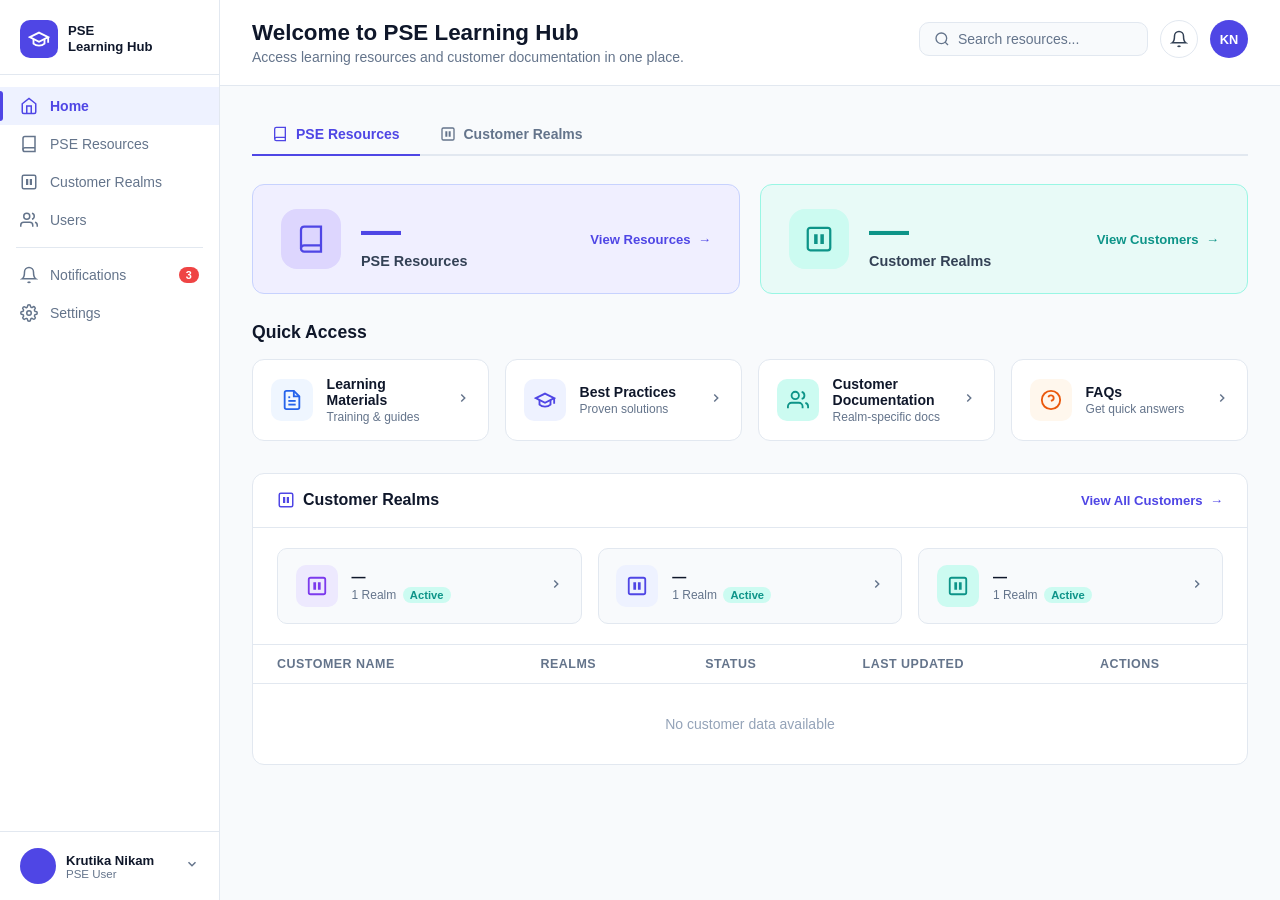
<file: index.html>
<!DOCTYPE html>
<html lang="en">
<head>
<meta charset="UTF-8" />
<meta name="viewport" content="width=device-width, initial-scale=1.0" />
<title>PSE Learning Hub</title>
<style>
*, *::before, *::after { box-sizing: border-box; margin: 0; padding: 0; }

:root {
  --indigo:    #4f46e5;
  --indigo-l:  #eef2ff;
  --indigo-bg: #f0efff;
  --teal:      #0d9488;
  --teal-l:    #ccfbf1;
  --teal-bg:   #e8faf7;
  --orange:    #ea580c;
  --orange-l:  #fff7ed;
  --blue:      #2563eb;
  --blue-l:    #eff6ff;
  --text:      #0f172a;
  --text2:     #334155;
  --muted:     #64748b;
  --border:    #e2e8f0;
  --bg:        #f8fafc;
  --surface:   #ffffff;
  --radius:    12px;
  --sidebar-w: 220px;
}

body {
  font-family: -apple-system, BlinkMacSystemFont, 'Segoe UI', Roboto, sans-serif;
  background: var(--bg); color: var(--text); min-height: 100vh;
  display: flex;
}

/* ── SIDEBAR ───────────────────────────── */
.sidebar {
  width: var(--sidebar-w); min-height: 100vh; background: var(--surface);
  border-right: 1px solid var(--border); display: flex; flex-direction: column;
  position: fixed; top: 0; left: 0; z-index: 50;
}
.sidebar-logo {
  display: flex; align-items: center; gap: .625rem;
  padding: 1.25rem 1.25rem 1rem;
  border-bottom: 1px solid var(--border);
}
.logo-icon {
  width: 38px; height: 38px; background: var(--indigo); border-radius: 10px;
  display: flex; align-items: center; justify-content: center; flex-shrink: 0;
}
.logo-icon svg { width: 22px; height: 22px; fill: none; stroke: white; stroke-width: 2; }
.logo-text { font-size: .82rem; font-weight: 800; color: var(--text); line-height: 1.25; }

.sidebar-nav { flex: 1; padding: .75rem 0; }
.nav-section { padding: .2rem 0; }
.nav-divider { height: 1px; background: var(--border); margin: .5rem 1rem; }

.nav-item {
  display: flex; align-items: center; gap: .75rem;
  padding: .625rem 1.25rem; cursor: pointer; text-decoration: none;
  font-size: .875rem; font-weight: 500; color: var(--muted);
  position: relative; transition: background .15s, color .15s;
  border-radius: 0;
}
.nav-item:hover { background: var(--bg); color: var(--text2); }
.nav-item.active {
  color: var(--indigo); font-weight: 700;
  background: var(--indigo-l);
}
.nav-item.active::before {
  content: ''; position: absolute; left: 0; top: 4px; bottom: 4px;
  width: 3px; background: var(--indigo); border-radius: 0 3px 3px 0;
}
.nav-item svg { width: 18px; height: 18px; fill: none; stroke: currentColor; stroke-width: 2; flex-shrink: 0; }
.nav-badge {
  margin-left: auto; background: #ef4444; color: white; border-radius: 20px;
  font-size: .68rem; font-weight: 800; padding: .1rem .45rem; min-width: 18px; text-align: center;
}

.sidebar-user {
  padding: 1rem 1.25rem; border-top: 1px solid var(--border);
  display: flex; align-items: center; gap: .625rem; cursor: pointer;
}
.sidebar-user:hover { background: var(--bg); }
.user-av {
  width: 36px; height: 36px; border-radius: 50%; background: var(--indigo);
  color: white; display: flex; align-items: center; justify-content: center;
  font-size: .78rem; font-weight: 800; flex-shrink: 0;
  background-image: url('https://ui-avatars.com/api/?name=Krutika+Nikam&background=4f46e5&color=fff&size=36');
  background-size: cover;
}
.user-info { flex: 1; min-width: 0; }
.user-name { font-size: .82rem; font-weight: 700; color: var(--text); white-space: nowrap; overflow: hidden; text-overflow: ellipsis; }
.user-role { font-size: .72rem; color: var(--muted); }
.user-chevron { color: var(--muted); flex-shrink: 0; }
.user-chevron svg { width: 14px; height: 14px; fill: none; stroke: currentColor; stroke-width: 2.5; }

/* ── MAIN LAYOUT ───────────────────────── */
.main-wrap { margin-left: var(--sidebar-w); flex: 1; min-height: 100vh; display: flex; flex-direction: column; }

/* ── TOP HEADER ────────────────────────── */
.top-header {
  background: var(--surface); border-bottom: 1px solid var(--border);
  padding: 1.25rem 2rem;
  display: flex; align-items: flex-start; justify-content: space-between; gap: 1rem;
}
.top-header h1 { font-size: 1.4rem; font-weight: 800; color: var(--text); }
.top-header p  { font-size: .875rem; color: var(--muted); margin-top: .2rem; }
.header-actions { display: flex; align-items: center; gap: .75rem; flex-shrink: 0; }
.search-box {
  display: flex; align-items: center; gap: .5rem;
  background: var(--bg); border: 1px solid var(--border); border-radius: 10px;
  padding: .5rem .875rem; min-width: 220px;
}
.search-box svg { width: 16px; height: 16px; fill: none; stroke: var(--muted); stroke-width: 2; flex-shrink: 0; }
.search-box input {
  border: none; outline: none; background: none; font-size: .875rem;
  color: var(--text); width: 100%;
}
.search-box input::placeholder { color: var(--muted); }
.icon-btn {
  width: 38px; height: 38px; border-radius: 50%; border: 1px solid var(--border);
  background: var(--surface); display: flex; align-items: center; justify-content: center;
  cursor: pointer; transition: background .15s;
}
.icon-btn:hover { background: var(--bg); }
.icon-btn svg { width: 18px; height: 18px; fill: none; stroke: var(--text2); stroke-width: 2; }
.top-av {
  width: 38px; height: 38px; border-radius: 50%; background: var(--indigo);
  color: white; font-size: .8rem; font-weight: 800;
  display: flex; align-items: center; justify-content: center; cursor: pointer;
}

/* ── PAGE CONTENT ──────────────────────── */
.page-content { flex: 1; padding: 1.75rem 2rem; }

/* ── TABS ──────────────────────────────── */
.tabs { display: flex; gap: 0; border-bottom: 2px solid var(--border); margin-bottom: 1.75rem; }
.tab {
  display: flex; align-items: center; gap: .5rem;
  padding: .75rem 1.25rem; font-size: .875rem; font-weight: 600;
  color: var(--muted); background: none; border: none; cursor: pointer;
  border-bottom: 2px solid transparent; margin-bottom: -2px; transition: color .15s;
}
.tab:hover { color: var(--indigo); }
.tab.active { color: var(--indigo); border-bottom-color: var(--indigo); }
.tab svg { width: 16px; height: 16px; fill: none; stroke: currentColor; stroke-width: 2; }

/* ── STAT CARDS ────────────────────────── */
.stat-cards { display: grid; grid-template-columns: 1fr 1fr; gap: 1.25rem; margin-bottom: 1.75rem; }
.stat-card {
  border-radius: var(--radius); padding: 1.5rem 1.75rem;
  display: flex; align-items: center; gap: 1.25rem;
  border: 1px solid transparent; position: relative; overflow: hidden;
}
.stat-card.indigo { background: var(--indigo-bg); border-color: #c7d2fe; }
.stat-card.teal   { background: var(--teal-bg);   border-color: #99f6e4; }
.stat-icon-wrap {
  width: 60px; height: 60px; border-radius: 16px;
  display: flex; align-items: center; justify-content: center; flex-shrink: 0;
}
.stat-card.indigo .stat-icon-wrap { background: #ddd6fe; }
.stat-card.teal   .stat-icon-wrap { background: #ccfbf1; }
.stat-icon-wrap svg { width: 30px; height: 30px; fill: none; stroke-width: 1.8; }
.stat-card.indigo .stat-icon-wrap svg { stroke: var(--indigo); }
.stat-card.teal   .stat-icon-wrap svg { stroke: var(--teal); }
.stat-info { flex: 1; }
.stat-num  { font-size: 2.5rem; font-weight: 900; line-height: 1; }
.stat-card.indigo .stat-num { color: var(--indigo); }
.stat-card.teal   .stat-num { color: var(--teal); }
.stat-lbl  { font-size: .9rem; color: var(--text2); margin-top: .2rem; font-weight: 600; }
.stat-link {
  margin-left: auto; font-size: .82rem; font-weight: 700; text-decoration: none; white-space: nowrap;
  display: flex; align-items: center; gap: .2rem;
}
.stat-card.indigo .stat-link { color: var(--indigo); }
.stat-card.teal   .stat-link { color: var(--teal); }

/* ── QUICK ACCESS ──────────────────────── */
.section-title { font-size: 1.1rem; font-weight: 800; margin-bottom: 1rem; }
.quick-grid {
  display: grid; grid-template-columns: repeat(4, 1fr); gap: 1rem; margin-bottom: 2rem;
}
.quick-card {
  background: var(--surface); border: 1px solid var(--border); border-radius: var(--radius);
  padding: 1rem 1.1rem; display: flex; align-items: center; gap: .875rem;
  cursor: pointer; text-decoration: none; transition: box-shadow .15s, transform .15s;
}
.quick-card:hover { box-shadow: 0 4px 16px rgba(0,0,0,.08); transform: translateY(-1px); }
.quick-ic {
  width: 42px; height: 42px; border-radius: 10px;
  display: flex; align-items: center; justify-content: center; flex-shrink: 0;
}
.quick-ic svg { width: 22px; height: 22px; fill: none; stroke-width: 2; }
.quick-ic.blue   { background: var(--blue-l);   } .quick-ic.blue   svg { stroke: var(--blue);   }
.quick-ic.indigo { background: var(--indigo-l); } .quick-ic.indigo svg { stroke: var(--indigo); }
.quick-ic.teal   { background: var(--teal-l);   } .quick-ic.teal   svg { stroke: var(--teal);   }
.quick-ic.orange { background: var(--orange-l); } .quick-ic.orange svg { stroke: var(--orange);  }
.quick-text { flex: 1; min-width: 0; }
.quick-title { font-size: .875rem; font-weight: 700; color: var(--text); }
.quick-sub   { font-size: .75rem; color: var(--muted); margin-top: .1rem; }
.quick-arrow { color: var(--muted); flex-shrink: 0; }
.quick-arrow svg { width: 14px; height: 14px; fill: none; stroke: currentColor; stroke-width: 2.5; }

/* ── CUSTOMER REALMS SECTION ───────────── */
.customers-section {
  background: var(--surface); border: 1px solid var(--border); border-radius: var(--radius); overflow: hidden;
}
.customers-header {
  display: flex; align-items: center; justify-content: space-between;
  padding: 1.1rem 1.5rem; border-bottom: 1px solid var(--border);
}
.customers-header h2 {
  display: flex; align-items: center; gap: .5rem; font-size: 1rem; font-weight: 800;
}
.customers-header h2 svg { width: 18px; height: 18px; fill: none; stroke: var(--indigo); stroke-width: 2; }
.view-all { font-size: .82rem; font-weight: 700; color: var(--indigo); text-decoration: none; display: flex; align-items: center; gap: .2rem; }
.view-all:hover { text-decoration: underline; }

/* Customer cards row */
.customer-cards { display: grid; grid-template-columns: repeat(3, 1fr); gap: 1rem; padding: 1.25rem 1.5rem; border-bottom: 1px solid var(--border); }
.cust-card {
  background: var(--bg); border: 1px solid var(--border); border-radius: 10px;
  padding: 1rem 1.1rem; display: flex; align-items: center; gap: .875rem;
  cursor: pointer; text-decoration: none; transition: box-shadow .15s;
}
.cust-card:hover { box-shadow: 0 4px 12px rgba(0,0,0,.07); background: var(--surface); }
.cust-av {
  width: 42px; height: 42px; border-radius: 10px;
  display: flex; align-items: center; justify-content: center; flex-shrink: 0;
}
.cust-av svg { width: 22px; height: 22px; fill: none; stroke-width: 2; }
.cust-av.purple { background: #ede9fe; } .cust-av.purple svg { stroke: #7c3aed; }
.cust-av.indigo { background: var(--indigo-l); } .cust-av.indigo svg { stroke: var(--indigo); }
.cust-av.teal   { background: var(--teal-l); }   .cust-av.teal   svg { stroke: var(--teal);   }
.cust-name  { font-size: .875rem; font-weight: 700; color: var(--text); }
.cust-meta  { display: flex; align-items: center; gap: .4rem; margin-top: .15rem; }
.cust-realms{ font-size: .75rem; color: var(--muted); }
.cust-status{ font-size: .7rem; font-weight: 700; padding: .12rem .45rem; border-radius: 20px; background: var(--teal-l); color: var(--teal); }
.cust-arrow { margin-left: auto; color: var(--muted); flex-shrink: 0; }
.cust-arrow svg { width: 14px; height: 14px; fill: none; stroke: currentColor; stroke-width: 2.5; }

/* Table */
.cust-table { width: 100%; border-collapse: collapse; }
.cust-table th {
  text-align: left; font-size: .78rem; font-weight: 700; color: var(--muted);
  padding: .75rem 1.5rem; border-bottom: 1px solid var(--border);
  text-transform: uppercase; letter-spacing: .04em;
}
.cust-table td { padding: .9rem 1.5rem; font-size: .875rem; border-bottom: 1px solid #f1f5f9; vertical-align: middle; }
.cust-table tr:last-child td { border-bottom: none; }
.cust-table tr:hover td { background: var(--bg); }
.td-name { display: flex; align-items: center; gap: .625rem; }
.td-av {
  width: 28px; height: 28px; border-radius: 6px;
  display: flex; align-items: center; justify-content: center; flex-shrink: 0;
  background: var(--indigo-l);
}
.td-av svg { width: 14px; height: 14px; fill: none; stroke: var(--indigo); stroke-width: 2; }
.status-dot { display: inline-flex; align-items: center; gap: .35rem; font-size: .82rem; font-weight: 600; color: var(--teal); }
.status-dot::before { content: ''; width: 7px; height: 7px; border-radius: 50%; background: var(--teal); display: inline-block; }
.td-action { color: var(--indigo); font-size: .82rem; font-weight: 700; text-decoration: none; display: inline-flex; align-items: center; gap: .25rem; white-space: nowrap; }
.td-action:hover { text-decoration: underline; }

/* ── RESPONSIVE ─────────────────────────── */
@media (max-width: 1024px) { .quick-grid { grid-template-columns: repeat(2, 1fr); } }
@media (max-width: 768px) {
  .sidebar { transform: translateX(-100%); }
  .main-wrap { margin-left: 0; }
  .stat-cards { grid-template-columns: 1fr; }
  .customer-cards { grid-template-columns: 1fr; }
  .quick-grid { grid-template-columns: 1fr 1fr; }
  .top-header { flex-direction: column; align-items: flex-start; }
  .search-box { min-width: 160px; }
}
@media (max-width: 480px) { .quick-grid { grid-template-columns: 1fr; } }
</style>
</head>
<body>

<!-- ── SIDEBAR ── -->
<aside class="sidebar">
  <div class="sidebar-logo">
    <div class="logo-icon">
      <svg viewBox="0 0 24 24"><path d="M22 10v6M2 10l10-5 10 5-10 5z"/><path d="M6 12v5c3 3 9 3 12 0v-5"/></svg>
    </div>
    <div class="logo-text">PSE<br/>Learning Hub</div>
  </div>

  <nav class="sidebar-nav">
    <a href="index.html" class="nav-item active">
      <svg viewBox="0 0 24 24"><path d="M3 9l9-7 9 7v11a2 2 0 0 1-2 2H5a2 2 0 0 1-2-2z"/><polyline points="9 22 9 12 15 12 15 22"/></svg>
      Home
    </a>
    <a href="features.html" class="nav-item">
      <svg viewBox="0 0 24 24"><path d="M4 19.5A2.5 2.5 0 0 1 6.5 17H20"/><path d="M6.5 2H20v20H6.5A2.5 2.5 0 0 1 4 19.5v-15A2.5 2.5 0 0 1 6.5 2z"/></svg>
      PSE Resources
    </a>
    <a href="features.html" class="nav-item">
      <svg viewBox="0 0 24 24"><rect x="3" y="3" width="18" height="18" rx="2" ry="2"/><path d="M9 9h1v6H9zM14 9h1v6h-1z"/></svg>
      Customer Realms
    </a>
    <a href="admin.html" class="nav-item">
      <svg viewBox="0 0 24 24"><path d="M17 21v-2a4 4 0 0 0-4-4H5a4 4 0 0 0-4 4v2"/><circle cx="9" cy="7" r="4"/><path d="M23 21v-2a4 4 0 0 0-3-3.87"/><path d="M16 3.13a4 4 0 0 1 0 7.75"/></svg>
      Users
    </a>

    <div class="nav-divider"></div>

    <a href="#" class="nav-item">
      <svg viewBox="0 0 24 24"><path d="M18 8A6 6 0 0 0 6 8c0 7-3 9-3 9h18s-3-2-3-9"/><path d="M13.73 21a2 2 0 0 1-3.46 0"/></svg>
      Notifications
      <span class="nav-badge">3</span>
    </a>
    <a href="install.html" class="nav-item">
      <svg viewBox="0 0 24 24"><circle cx="12" cy="12" r="3"/><path d="M19.4 15a1.65 1.65 0 0 0 .33 1.82l.06.06a2 2 0 0 1-2.83 2.83l-.06-.06a1.65 1.65 0 0 0-1.82-.33 1.65 1.65 0 0 0-1 1.51V21a2 2 0 0 1-4 0v-.09A1.65 1.65 0 0 0 9 19.4a1.65 1.65 0 0 0-1.82.33l-.06.06a2 2 0 0 1-2.83-2.83l.06-.06A1.65 1.65 0 0 0 4.68 15a1.65 1.65 0 0 0-1.51-1H3a2 2 0 0 1 0-4h.09A1.65 1.65 0 0 0 4.6 9a1.65 1.65 0 0 0-.33-1.82l-.06-.06a2 2 0 0 1 2.83-2.83l.06.06A1.65 1.65 0 0 0 9 4.68a1.65 1.65 0 0 0 1-1.51V3a2 2 0 0 1 4 0v.09a1.65 1.65 0 0 0 1 1.51 1.65 1.65 0 0 0 1.82-.33l.06-.06a2 2 0 0 1 2.83 2.83l-.06.06A1.65 1.65 0 0 0 19.4 9a1.65 1.65 0 0 0 1.51 1H21a2 2 0 0 1 0 4h-.09a1.65 1.65 0 0 0-1.51 1z"/></svg>
      Settings
    </a>
  </nav>

  <div class="sidebar-user">
    <div class="user-av"></div>
    <div class="user-info">
      <div class="user-name">Krutika Nikam</div>
      <div class="user-role">PSE User</div>
    </div>
    <div class="user-chevron"><svg viewBox="0 0 24 24"><polyline points="6 9 12 15 18 9"/></svg></div>
  </div>
</aside>

<!-- ── MAIN ── -->
<div class="main-wrap">

  <!-- Top header -->
  <div class="top-header">
    <div>
      <h1>Welcome to PSE Learning Hub</h1>
      <p>Access learning resources and customer documentation in one place.</p>
    </div>
    <div class="header-actions">
      <div class="search-box">
        <svg viewBox="0 0 24 24"><circle cx="11" cy="11" r="8"/><line x1="21" y1="21" x2="16.65" y2="16.65"/></svg>
        <input type="text" placeholder="Search resources..." />
      </div>
      <button class="icon-btn">
        <svg viewBox="0 0 24 24"><path d="M18 8A6 6 0 0 0 6 8c0 7-3 9-3 9h18s-3-2-3-9"/><path d="M13.73 21a2 2 0 0 1-3.46 0"/></svg>
      </button>
      <div class="top-av">KN</div>
    </div>
  </div>

  <!-- Page content -->
  <div class="page-content">

    <!-- Tabs -->
    <div class="tabs">
      <button class="tab active" onclick="switchTab(this,'pse')">
        <svg viewBox="0 0 24 24"><path d="M4 19.5A2.5 2.5 0 0 1 6.5 17H20"/><path d="M6.5 2H20v20H6.5A2.5 2.5 0 0 1 4 19.5v-15A2.5 2.5 0 0 1 6.5 2z"/></svg>
        PSE Resources
      </button>
      <button class="tab" onclick="switchTab(this,'realms')">
        <svg viewBox="0 0 24 24"><rect x="3" y="3" width="18" height="18" rx="2"/><path d="M9 9h1v6H9zM14 9h1v6h-1z"/></svg>
        Customer Realms
      </button>
    </div>

    <!-- Stat cards -->
    <div class="stat-cards">
      <div class="stat-card indigo">
        <div class="stat-icon-wrap">
          <svg viewBox="0 0 24 24"><path d="M4 19.5A2.5 2.5 0 0 1 6.5 17H20"/><path d="M6.5 2H20v20H6.5A2.5 2.5 0 0 1 4 19.5v-15A2.5 2.5 0 0 1 6.5 2z"/></svg>
        </div>
        <div class="stat-info">
          <div class="stat-num" id="pse-count">—</div>
          <div class="stat-lbl">PSE Resources</div>
        </div>
        <a href="features.html" class="stat-link">View Resources &nbsp;→</a>
      </div>
      <div class="stat-card teal">
        <div class="stat-icon-wrap">
          <svg viewBox="0 0 24 24"><rect x="3" y="3" width="18" height="18" rx="2"/><path d="M9 9h1v6H9zM14 9h1v6h-1z"/></svg>
        </div>
        <div class="stat-info">
          <div class="stat-num" id="realm-count">—</div>
          <div class="stat-lbl">Customer Realms</div>
        </div>
        <a href="features.html" class="stat-link">View Customers &nbsp;→</a>
      </div>
    </div>

    <!-- Quick Access -->
    <div class="section-title">Quick Access</div>
    <div class="quick-grid">
      <a href="features.html" class="quick-card">
        <div class="quick-ic blue">
          <svg viewBox="0 0 24 24"><path d="M14 2H6a2 2 0 0 0-2 2v16a2 2 0 0 0 2 2h12a2 2 0 0 0 2-2V8z"/><polyline points="14 2 14 8 20 8"/><line x1="16" y1="13" x2="8" y2="13"/><line x1="16" y1="17" x2="8" y2="17"/><polyline points="10 9 9 9 8 9"/></svg>
        </div>
        <div class="quick-text">
          <div class="quick-title">Learning Materials</div>
          <div class="quick-sub">Training &amp; guides</div>
        </div>
        <div class="quick-arrow"><svg viewBox="0 0 24 24"><polyline points="9 18 15 12 9 6"/></svg></div>
      </a>
      <a href="features.html" class="quick-card">
        <div class="quick-ic indigo">
          <svg viewBox="0 0 24 24"><path d="M22 10v6M2 10l10-5 10 5-10 5z"/><path d="M6 12v5c3 3 9 3 12 0v-5"/></svg>
        </div>
        <div class="quick-text">
          <div class="quick-title">Best Practices</div>
          <div class="quick-sub">Proven solutions</div>
        </div>
        <div class="quick-arrow"><svg viewBox="0 0 24 24"><polyline points="9 18 15 12 9 6"/></svg></div>
      </a>
      <a href="features.html" class="quick-card">
        <div class="quick-ic teal">
          <svg viewBox="0 0 24 24"><path d="M17 21v-2a4 4 0 0 0-4-4H5a4 4 0 0 0-4 4v2"/><circle cx="9" cy="7" r="4"/><path d="M23 21v-2a4 4 0 0 0-3-3.87"/><path d="M16 3.13a4 4 0 0 1 0 7.75"/></svg>
        </div>
        <div class="quick-text">
          <div class="quick-title">Customer Documentation</div>
          <div class="quick-sub">Realm-specific docs</div>
        </div>
        <div class="quick-arrow"><svg viewBox="0 0 24 24"><polyline points="9 18 15 12 9 6"/></svg></div>
      </a>
      <a href="install.html" class="quick-card">
        <div class="quick-ic orange">
          <svg viewBox="0 0 24 24"><circle cx="12" cy="12" r="10"/><path d="M9.09 9a3 3 0 0 1 5.83 1c0 2-3 3-3 3"/><line x1="12" y1="17" x2="12.01" y2="17"/></svg>
        </div>
        <div class="quick-text">
          <div class="quick-title">FAQs</div>
          <div class="quick-sub">Get quick answers</div>
        </div>
        <div class="quick-arrow"><svg viewBox="0 0 24 24"><polyline points="9 18 15 12 9 6"/></svg></div>
      </a>
    </div>

    <!-- Customer Realms table -->
    <div class="customers-section">
      <div class="customers-header">
        <h2>
          <svg viewBox="0 0 24 24"><rect x="3" y="3" width="18" height="18" rx="2"/><path d="M9 9h1v6H9zM14 9h1v6h-1z"/></svg>
          Customer Realms
        </h2>
        <a href="features.html" class="view-all">View All Customers &nbsp;→</a>
      </div>

      <!-- Customer cards -->
      <div class="customer-cards" id="customer-cards">
        <a href="features.html" class="cust-card">
          <div class="cust-av purple"><svg viewBox="0 0 24 24"><rect x="3" y="3" width="18" height="18" rx="2"/><path d="M9 9h1v6H9zM14 9h1v6h-1z"/></svg></div>
          <div>
            <div class="cust-name" id="c1-name">Loading…</div>
            <div class="cust-meta"><span class="cust-realms">1 Realm</span><span class="cust-status">Active</span></div>
          </div>
          <div class="cust-arrow"><svg viewBox="0 0 24 24"><polyline points="9 18 15 12 9 6"/></svg></div>
        </a>
        <a href="features.html" class="cust-card">
          <div class="cust-av indigo"><svg viewBox="0 0 24 24"><rect x="3" y="3" width="18" height="18" rx="2"/><path d="M9 9h1v6H9zM14 9h1v6h-1z"/></svg></div>
          <div>
            <div class="cust-name" id="c2-name">Loading…</div>
            <div class="cust-meta"><span class="cust-realms">1 Realm</span><span class="cust-status">Active</span></div>
          </div>
          <div class="cust-arrow"><svg viewBox="0 0 24 24"><polyline points="9 18 15 12 9 6"/></svg></div>
        </a>
        <a href="features.html" class="cust-card">
          <div class="cust-av teal"><svg viewBox="0 0 24 24"><rect x="3" y="3" width="18" height="18" rx="2"/><path d="M9 9h1v6H9zM14 9h1v6h-1z"/></svg></div>
          <div>
            <div class="cust-name" id="c3-name">Loading…</div>
            <div class="cust-meta"><span class="cust-realms">1 Realm</span><span class="cust-status">Active</span></div>
          </div>
          <div class="cust-arrow"><svg viewBox="0 0 24 24"><polyline points="9 18 15 12 9 6"/></svg></div>
        </a>
      </div>

      <!-- Table -->
      <table class="cust-table">
        <thead>
          <tr>
            <th>Customer Name</th>
            <th>Realms</th>
            <th>Status</th>
            <th>Last Updated</th>
            <th>Actions</th>
          </tr>
        </thead>
        <tbody id="cust-tbody">
          <tr><td colspan="5" style="text-align:center;color:#94a3b8;padding:2rem">Loading customer data…</td></tr>
        </tbody>
      </table>
    </div>

  </div><!-- /page-content -->
</div><!-- /main-wrap -->

<script>
  const SHEET_URL = 'https://script.google.com/a/macros/salesforce.com/s/AKfycbxYkyFJBJYQjIcpsqQ3BO-IzjtKmjWpdhFC4TT2pEyCtu7Z67iooHITeq69oG7eb37Aag/exec';
  const HUB_URL   = 'https://script.google.com/a/macros/salesforce.com/s/AKfycbyQF-P0R2M89SlwEgGmOgah_ixazTNY7gF9PNTdAJaqbgi-D9kcIMv-QJEyrgx4FcmY1w/exec';

  async function loadData() {
    try {
      const [realmResp, docsResp] = await Promise.all([
        fetch(`${SHEET_URL}?method=list`).then(r => r.json()).catch(() => null),
        fetch(`${HUB_URL}?method=drive-list`).then(r => r.json()).catch(() => null)
      ]);

      // PSE doc count
      const docCount = Array.isArray(docsResp) ? docsResp.length : '—';
      document.getElementById('pse-count').textContent = docCount;

      // Realm count + table
      const realms = realmResp?.realms || [];
      document.getElementById('realm-count').textContent = realms.length || '—';

      // Top 3 cards
      const top3 = realms.slice(0, 3);
      ['c1-name','c2-name','c3-name'].forEach((id, i) => {
        const el = document.getElementById(id);
        if (el) el.textContent = top3[i] ? top3[i].name || top3[i].realmId : '—';
      });

      // Table rows
      const tbody = document.getElementById('cust-tbody');
      if (!realms.length) {
        tbody.innerHTML = '<tr><td colspan="5" style="text-align:center;color:#94a3b8;padding:2rem">No customer data available</td></tr>';
        return;
      }
      tbody.innerHTML = realms.slice(0, 8).map(r => `
        <tr>
          <td>
            <div class="td-name">
              <div class="td-av"><svg viewBox="0 0 24 24"><rect x="3" y="3" width="18" height="18" rx="2"/><path d="M9 9h1v6H9zM14 9h1v6h-1z"/></svg></div>
              ${r.name || r.realmId}
            </div>
          </td>
          <td>${r.realmId}</td>
          <td><span class="status-dot">${r.isLive === true ? 'Active' : r.isLive === false ? 'Inactive' : r.status || '—'}</span></td>
          <td>${new Date().toLocaleDateString('en-US',{month:'short',day:'numeric',year:'numeric'})}</td>
          <td><a href="features.html" class="td-action">View Details &nbsp;→</a></td>
        </tr>
      `).join('');
    } catch(e) {
      document.getElementById('pse-count').textContent   = '—';
      document.getElementById('realm-count').textContent = '—';
    }
  }

  function switchTab(el, tab) {
    document.querySelectorAll('.tab').forEach(t => t.classList.remove('active'));
    el.classList.add('active');
  }

  loadData();
</script>
</body>
</html>
</file>
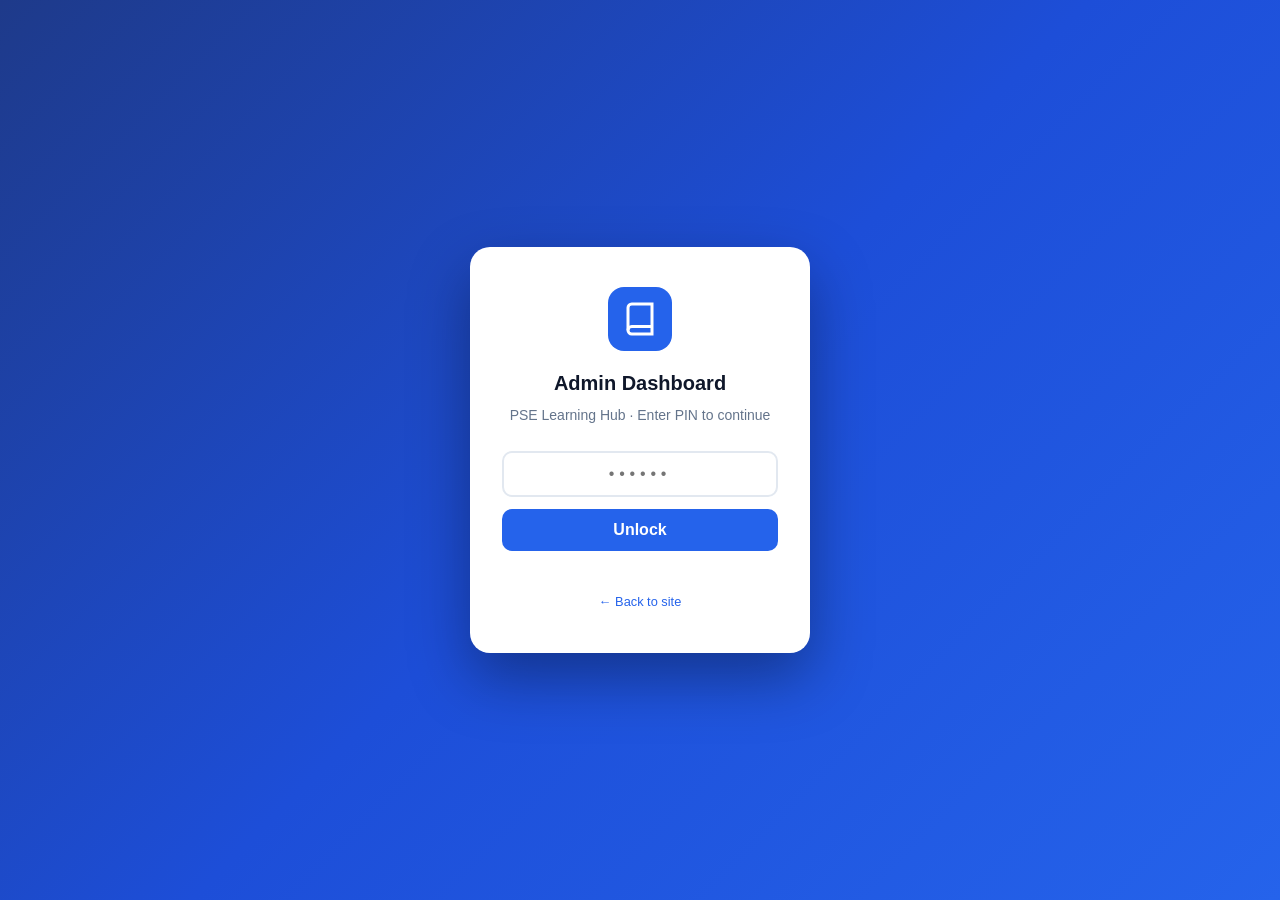
<file: admin.html>
<!DOCTYPE html>
<html lang="en">
<head>
<meta charset="UTF-8" />
<meta name="viewport" content="width=device-width, initial-scale=1.0" />
<title>Admin Dashboard — PSE Learning Hub</title>
<link rel="stylesheet" href="style.css" />
<style>
  /* ── PIN GATE ── */
  #pin-gate {
    display: flex; align-items: center; justify-content: center;
    min-height: 100vh;
    background: linear-gradient(135deg, #1e3a8a 0%, #1d4ed8 50%, #2563eb 100%);
  }
  .pin-card {
    background: white; border-radius: 20px; padding: 2.5rem 2rem;
    width: 340px; text-align: center; box-shadow: 0 25px 60px rgba(0,0,0,.35);
  }
  .pin-logo {
    width: 64px; height: 64px; background: var(--blue); border-radius: 16px;
    display: flex; align-items: center; justify-content: center; margin: 0 auto 1rem;
  }
  .pin-logo svg { width: 36px; height: 36px; fill: none; stroke: white; stroke-width: 2; }
  .pin-card h1  { font-size: 1.25rem; font-weight: 700; }
  .pin-card p   { font-size: .875rem; color: var(--muted); margin: .3rem 0 1.5rem; }
  .pin-input {
    width: 100%; padding: .75rem 1rem; border: 2px solid var(--border); border-radius: 10px;
    font-size: 1rem; text-align: center; letter-spacing: .3rem; outline: none;
    transition: border-color .15s;
  }
  .pin-input:focus { border-color: var(--blue); }
  .pin-submit {
    width: 100%; margin-top: .75rem; padding: .75rem;
    background: var(--blue); color: white; border: none; border-radius: 10px;
    font-size: 1rem; font-weight: 600; cursor: pointer; transition: background .15s;
  }
  .pin-submit:hover { background: var(--blue-d); }
  .pin-error { color: #dc2626; font-size: .8rem; margin-top: .5rem; min-height: 1.1rem; }
  .pin-back  { margin-top: 1rem; font-size: .8rem; }
  .pin-back a { color: var(--blue); text-decoration: none; }

  /* ── DASHBOARD ── */
  #dashboard { display: none; }

  .dash-header {
    background: linear-gradient(135deg, #1e3a8a 0%, #1d4ed8 50%, #2563eb 100%);
    color: white; padding: 1.5rem 2rem;
    display: flex; align-items: center; justify-content: space-between; flex-wrap: wrap; gap: 1rem;
  }
  .dash-header-left { display: flex; align-items: center; gap: .875rem; }
  .dash-logo {
    width: 42px; height: 42px; background: rgba(255,255,255,.18); border-radius: 10px;
    display: flex; align-items: center; justify-content: center;
  }
  .dash-logo svg { width: 24px; height: 24px; fill: none; stroke: white; stroke-width: 2; }
  .dash-header h1 { font-size: 1.15rem; font-weight: 700; }
  .dash-header p  { font-size: .78rem; opacity: .75; margin-top: .1rem; }
  .dash-header-right { display: flex; align-items: center; gap: .75rem; }
  #last-updated { font-size: .78rem; opacity: .7; }
  .btn-refresh {
    background: rgba(255,255,255,.18); border: 1px solid rgba(255,255,255,.3);
    color: white; border-radius: 8px; padding: .4rem .9rem;
    font-size: .82rem; cursor: pointer; transition: background .15s;
  }
  .btn-refresh:hover { background: rgba(255,255,255,.28); }
  .btn-back-site {
    background: rgba(255,255,255,.12); border: 1px solid rgba(255,255,255,.25);
    color: rgba(255,255,255,.8); border-radius: 8px; padding: .4rem .9rem;
    font-size: .82rem; cursor: pointer; text-decoration: none; transition: background .15s;
  }
  .btn-back-site:hover { background: rgba(255,255,255,.22); color: white; }

  main { max-width: 1100px; margin: 0 auto; padding: 2rem 1.5rem; }

  /* Stat cards */
  .stats-grid {
    display: grid; grid-template-columns: repeat(auto-fit, minmax(200px, 1fr));
    gap: 1rem; margin-bottom: 2rem;
  }
  .stat-card {
    background: var(--surface); border: 1px solid var(--border); border-radius: var(--radius); padding: 1.25rem 1.5rem;
  }
  .stat-label { font-size: .78rem; font-weight: 600; color: var(--muted); text-transform: uppercase; letter-spacing: .05em; }
  .stat-value { font-size: 2.25rem; font-weight: 800; line-height: 1.1; margin: .35rem 0 .2rem; }
  .stat-sub   { font-size: .78rem; color: var(--muted); }
  .stat-card.blue   .stat-value { color: var(--blue);   }
  .stat-card.green  .stat-value { color: var(--green);  }
  .stat-card.amber  .stat-value { color: var(--amber);  }
  .stat-card.purple .stat-value { color: var(--purple); }

  /* Panels */
  .panels { display: grid; grid-template-columns: 1fr 1fr; gap: 1.5rem; margin-bottom: 2rem; }
  @media (max-width: 720px) { .panels { grid-template-columns: 1fr; } }
  .panel { background: var(--surface); border: 1px solid var(--border); border-radius: var(--radius); overflow: hidden; }
  .panel-header { padding: 1rem 1.25rem; border-bottom: 1px solid var(--border); display: flex; align-items: center; gap: .5rem; }
  .panel-header h2 { font-size: .9rem; font-weight: 700; }
  .count-pill { background: var(--blue-l); color: var(--blue); font-size: .72rem; font-weight: 700; padding: .15rem .5rem; border-radius: 20px; }
  .panel-body { padding: .25rem 0; max-height: 320px; overflow-y: auto; }

  /* Rows */
  .data-row { display: flex; align-items: center; gap: .75rem; padding: .6rem 1.25rem; border-bottom: 1px solid #f1f5f9; font-size: .82rem; }
  .data-row:last-child { border-bottom: none; }
  .avatar { width: 32px; height: 32px; border-radius: 50%; display: flex; align-items: center; justify-content: center; font-size: .72rem; font-weight: 800; flex-shrink: 0; color: white; }
  .row-email { font-weight: 600; color: var(--text); }
  .row-time  { color: var(--muted); font-size: .75rem; }
  .row-action{ margin-left: auto; font-size: .72rem; color: var(--muted); flex-shrink: 0; }
  .row-count { background: var(--blue-l); color: var(--blue); font-size: .72rem; font-weight: 700; padding: .15rem .55rem; border-radius: 20px; margin-left: auto; flex-shrink: 0; }
  .row-active{ background: var(--green-l); color: var(--green); font-size: .72rem; font-weight: 700; padding: .15rem .55rem; border-radius: 20px; margin-left: auto; flex-shrink: 0; }

  .loading { padding: 2rem; text-align: center; color: var(--muted); font-size: .85rem; }
  .empty   { padding: 1.5rem; text-align: center; color: var(--muted); font-size: .82rem; }
</style>
</head>
<body>

<!-- PIN GATE -->
<div id="pin-gate">
  <div class="pin-card">
    <div class="pin-logo">
      <svg viewBox="0 0 24 24"><path d="M4 19.5A2.5 2.5 0 0 1 6.5 17H20"/><path d="M6.5 2H20v20H6.5A2.5 2.5 0 0 1 4 19.5v-15A2.5 2.5 0 0 1 6.5 2z"/></svg>
    </div>
    <h1>Admin Dashboard</h1>
    <p>PSE Learning Hub · Enter PIN to continue</p>
    <input id="pin-input" class="pin-input" type="password" placeholder="••••••" maxlength="20" autocomplete="off" />
    <button class="pin-submit" id="pin-submit">Unlock</button>
    <div class="pin-error" id="pin-error"></div>
    <div class="pin-back"><a href="index.html">← Back to site</a></div>
  </div>
</div>

<!-- DASHBOARD -->
<div id="dashboard">
  <div class="dash-header">
    <div class="dash-header-left">
      <div class="dash-logo">
        <svg viewBox="0 0 24 24"><path d="M4 19.5A2.5 2.5 0 0 1 6.5 17H20"/><path d="M6.5 2H20v20H6.5A2.5 2.5 0 0 1 4 19.5v-15A2.5 2.5 0 0 1 6.5 2z"/></svg>
      </div>
      <div>
        <h1>Admin Dashboard</h1>
        <p>PSE Learning Hub · Usage &amp; Activity</p>
      </div>
    </div>
    <div class="dash-header-right">
      <span id="last-updated"></span>
      <a href="index.html" class="btn-back-site">← Site</a>
      <button class="btn-refresh" onclick="loadStats()">↻ Refresh</button>
    </div>
  </div>

  <main>
    <div class="stats-grid" id="stats-grid"><div class="loading">Loading stats…</div></div>

    <div class="panels">
      <div class="panel">
        <div class="panel-header"><h2>Recent Activity</h2><span class="count-pill" id="act-badge">—</span></div>
        <div class="panel-body" id="activity-list"><div class="loading">Loading…</div></div>
      </div>
      <div class="panel">
        <div class="panel-header"><h2>Uploads per Member</h2><span class="count-pill" id="up-badge">—</span></div>
        <div class="panel-body" id="uploads-list"><div class="loading">Loading…</div></div>
      </div>
    </div>

    <div class="panel" style="margin-bottom:2rem;">
      <div class="panel-header"><h2>Active This Week</h2><span class="count-pill" id="active-badge">—</span></div>
      <div class="panel-body" id="active-list"><div class="loading">Loading…</div></div>
    </div>
  </main>
</div>

<script>
  const SCRIPT_URL  = 'https://script.google.com/a/macros/salesforce.com/s/AKfycbxYkyFJBJYQjIcpsqQ3BO-IzjtKmjWpdhFC4TT2pEyCtu7Z67iooHITeq69oG7eb37Aag/exec';
  const CORRECT_PIN = 'pse2024';

  const pinInput  = document.getElementById('pin-input');
  const pinSubmit = document.getElementById('pin-submit');
  const pinError  = document.getElementById('pin-error');

  function tryUnlock() {
    if (pinInput.value.trim() === CORRECT_PIN) {
      document.getElementById('pin-gate').style.display = 'none';
      document.getElementById('dashboard').style.display = 'block';
      sessionStorage.setItem('pse_admin', '1');
      loadStats();
    } else {
      pinError.textContent = 'Incorrect PIN.';
      pinInput.value = ''; pinInput.focus();
    }
  }
  pinSubmit.addEventListener('click', tryUnlock);
  pinInput.addEventListener('keydown', e => { if (e.key === 'Enter') tryUnlock(); });
  if (sessionStorage.getItem('pse_admin') === '1') {
    document.getElementById('pin-gate').style.display = 'none';
    document.getElementById('dashboard').style.display = 'block';
    loadStats();
  }

  async function loadStats() {
    ['stats-grid','activity-list','uploads-list','active-list'].forEach(id => {
      document.getElementById(id).innerHTML = '<div class="loading">Loading…</div>';
    });
    try {
      const r = await fetch(`${SCRIPT_URL}?method=stats&pin=${CORRECT_PIN}`);
      const d = await r.json();
      if (d.error) throw new Error(d.error);
      render(d);
    } catch(e) {
      document.getElementById('stats-grid').innerHTML =
        `<div class="loading" style="color:#dc2626">Failed: ${e.message}</div>`;
    }
  }

  function render(d) {
    document.getElementById('stats-grid').innerHTML = `
      <div class="stat-card blue"><div class="stat-label">Active This Week</div><div class="stat-value">${d.activeUsers7d}</div><div class="stat-sub">unique users (7 days)</div></div>
      <div class="stat-card green"><div class="stat-label">Active This Month</div><div class="stat-value">${d.activeUsers30d}</div><div class="stat-sub">unique users (30 days)</div></div>
      <div class="stat-card amber"><div class="stat-label">Total Users Ever</div><div class="stat-value">${d.totalUsers}</div><div class="stat-sub">${d.totalSessions} sessions total</div></div>
      <div class="stat-card purple"><div class="stat-label">Docs Uploaded</div><div class="stat-value">${d.totalDocs}</div><div class="stat-sub">across all realms</div></div>
    `;
    document.getElementById('last-updated').textContent = 'Updated ' + new Date().toLocaleTimeString();

    document.getElementById('act-badge').textContent = d.recentActivity.length;
    document.getElementById('activity-list').innerHTML = d.recentActivity.length
      ? d.recentActivity.map(a => `<div class="data-row">${av(a.email)}<div><div class="row-email">${sh(a.email)}</div><div class="row-time">${rt(a.timestamp)}</div></div><div class="row-action">${a.action||'open'}</div></div>`).join('')
      : '<div class="empty">No activity yet</div>';

    document.getElementById('up-badge').textContent = d.uploadsPerUser.length;
    document.getElementById('uploads-list').innerHTML = d.uploadsPerUser.length
      ? d.uploadsPerUser.map(u => `<div class="data-row">${av(u.email)}<div class="row-email" style="flex:1" title="${u.email}">${sh(u.email)}</div><span class="row-count">${u.count} doc${u.count!==1?'s':''}</span></div>`).join('')
      : '<div class="empty">No uploads yet</div>';

    document.getElementById('active-badge').textContent = d.activeUserList.length;
    document.getElementById('active-list').innerHTML = d.activeUserList.length
      ? d.activeUserList.map(e => `<div class="data-row">${av(e)}<div class="row-email" style="flex:1">${sh(e)}</div><span class="row-active">Active</span></div>`).join('')
      : '<div class="empty">No active users this week yet</div>';
  }

  const COLORS = ['#2563eb','#7c3aed','#16a34a','#d97706','#dc2626','#0891b2','#be185d','#065f46'];
  function clr(e) { let h=0; for(let i=0;i<e.length;i++) h=(h*31+e.charCodeAt(i))&0xffff; return COLORS[h%COLORS.length]; }
  function ini(e) { const n=e.split('@')[0].replace(/[._]/g,' ').trim().split(' ').filter(Boolean); return (n.length>=2?n[0][0]+n[1][0]:n[0].slice(0,2)).toUpperCase(); }
  function av(e)  { return `<div class="avatar" style="background:${clr(e)}">${ini(e)}</div>`; }
  function sh(e)  { return e.replace(/@salesforce\.com$/,'').replace(/@gmail\.com$/,''); }
  function rt(ts) { if(!ts) return ''; const m=Math.floor((Date.now()-new Date(ts))/60000); if(m<1) return 'just now'; if(m<60) return m+'m ago'; const h=Math.floor(m/60); if(h<24) return h+'h ago'; const d=Math.floor(h/24); return d<7?d+'d ago':new Date(ts).toLocaleDateString(); }
</script>
</body>
</html>
</file>
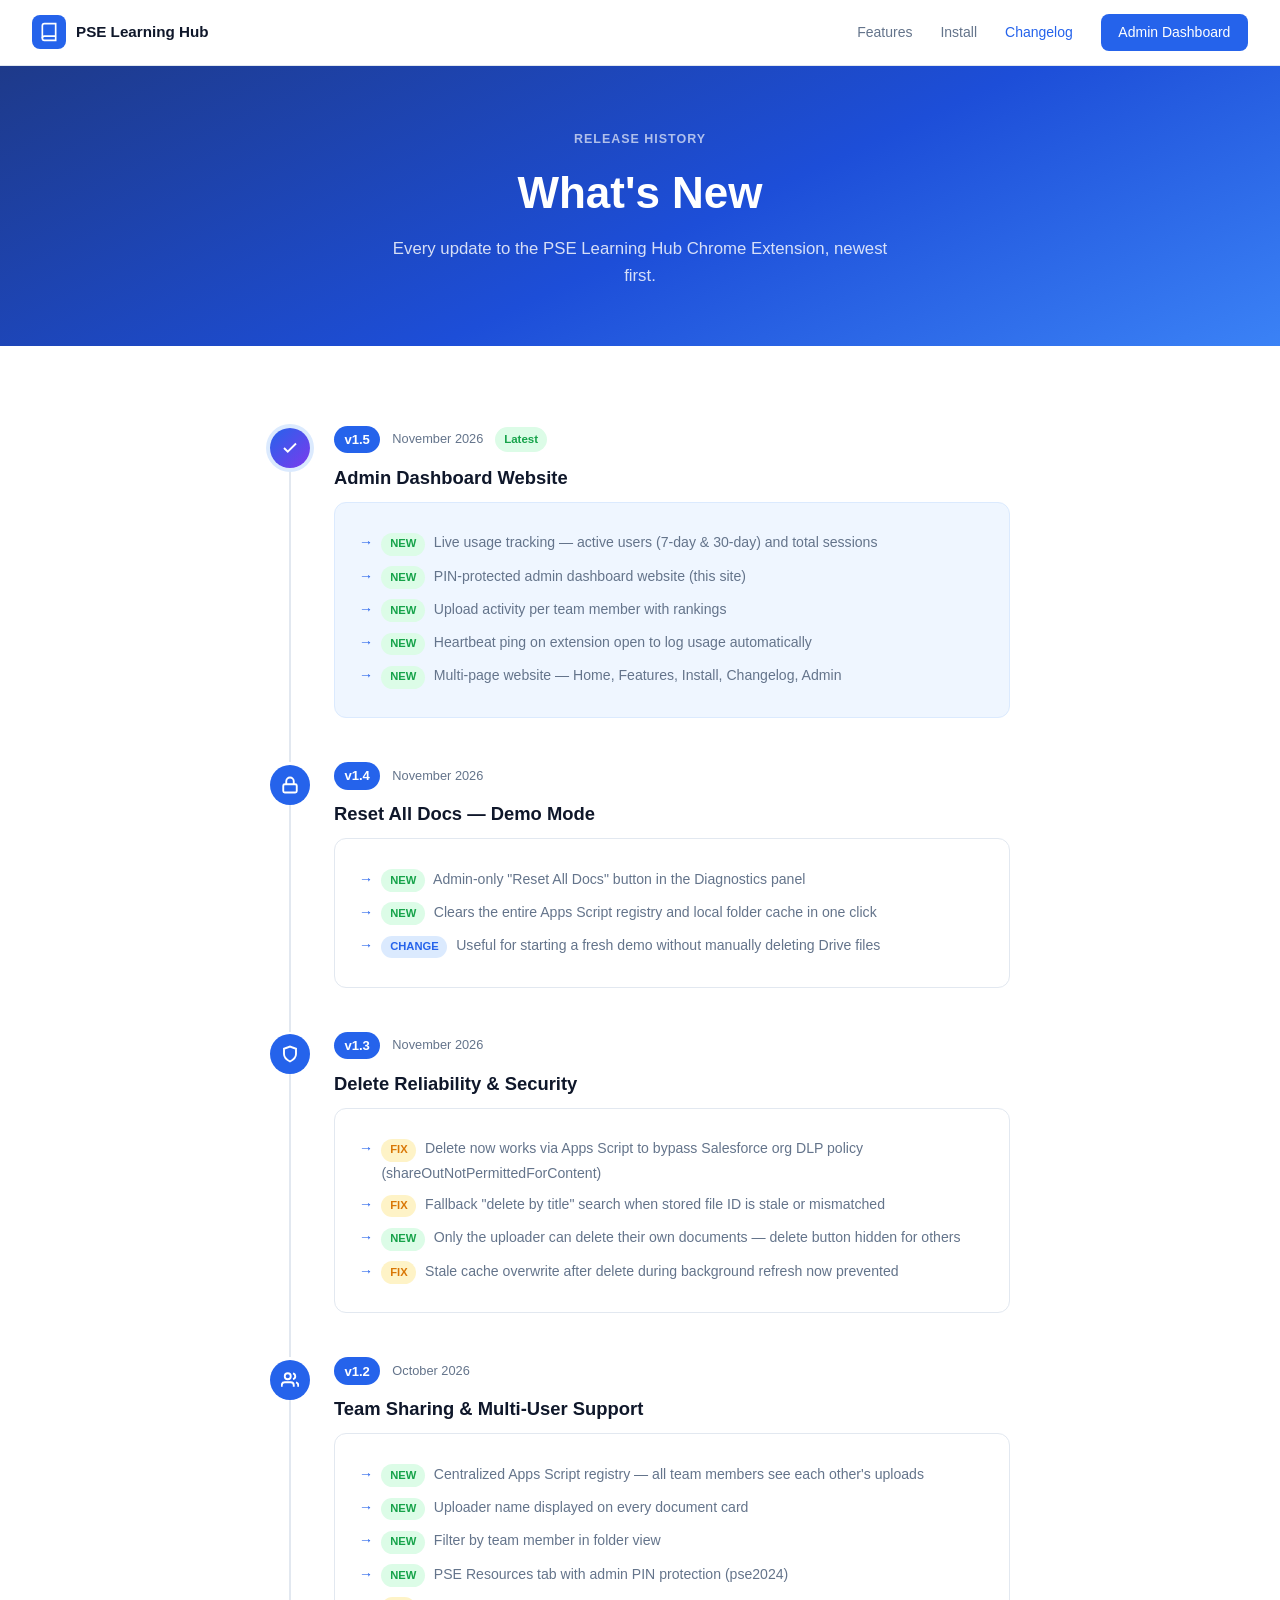
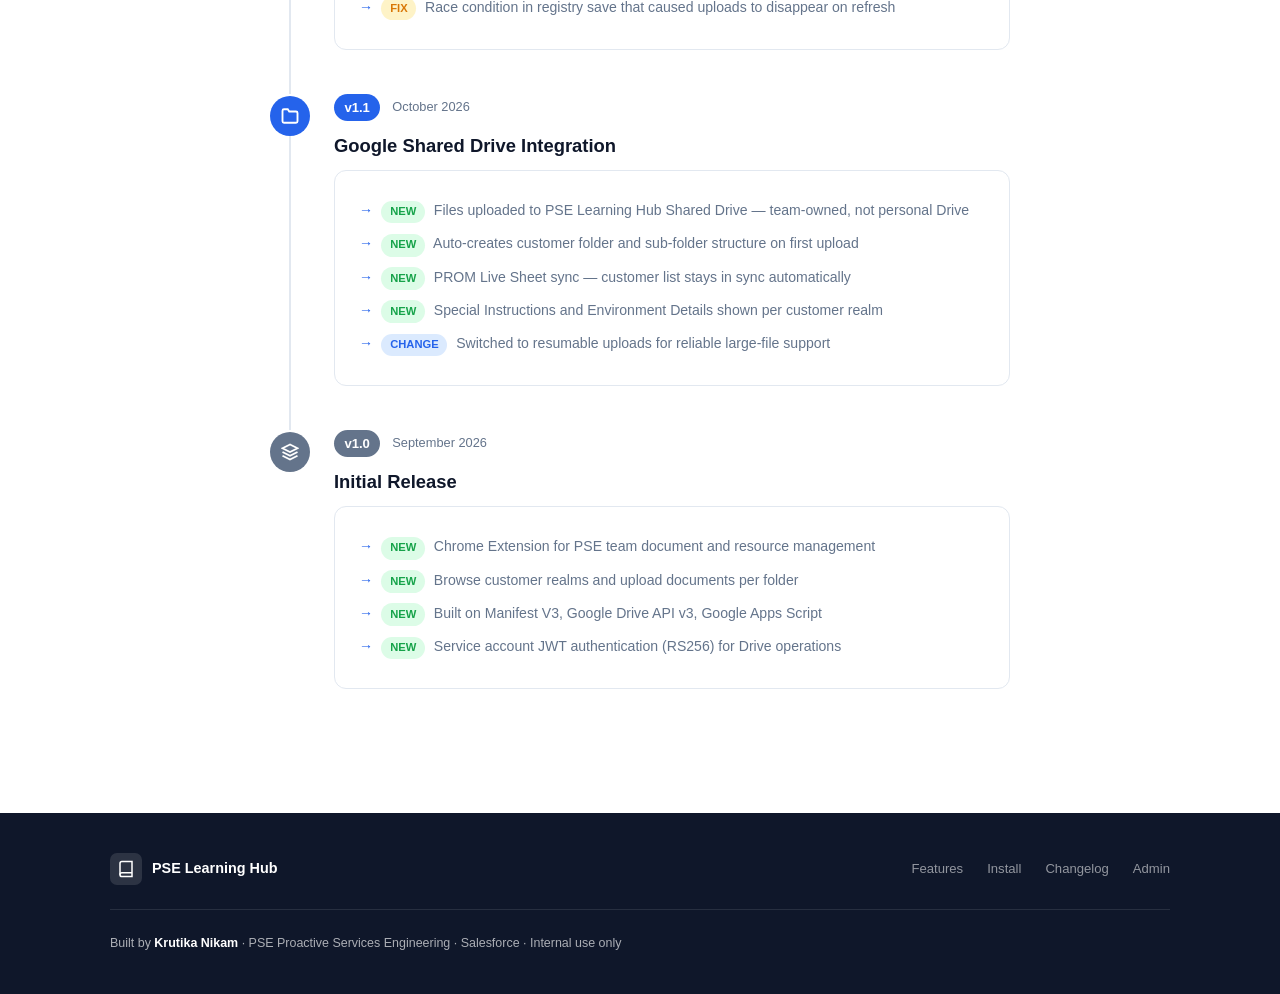
<file: changelog.html>
<!DOCTYPE html>
<html lang="en">
<head>
<meta charset="UTF-8" />
<meta name="viewport" content="width=device-width, initial-scale=1.0" />
<title>Changelog — PSE Learning Hub</title>
<link rel="stylesheet" href="style.css" />
<style>
  .page-hero {
    background: linear-gradient(155deg, #1e3a8a 0%, #1d4ed8 55%, #3b82f6 100%);
    color: white; padding: 4rem 1.5rem 3.5rem; text-align: center;
  }
  .page-hero h1 { font-size: clamp(1.75rem, 4vw, 2.75rem); font-weight: 800; margin-bottom: .5rem; }
  .page-hero p  { font-size: 1.05rem; opacity: .82; max-width: 500px; margin: 0 auto; }

  .timeline { max-width: 740px; margin: 0 auto; }
  .cl-entry {
    display: flex; gap: 1.5rem; padding-bottom: 2.75rem; position: relative;
  }
  .cl-entry:not(:last-child)::before {
    content: ''; position: absolute; left: 19px; top: 42px; bottom: 0;
    width: 2px; background: var(--border);
  }
  .cl-dot {
    flex-shrink: 0; width: 40px; height: 40px; border-radius: 50%;
    background: var(--blue); display: flex; align-items: center; justify-content: center;
    z-index: 1; margin-top: .15rem;
  }
  .cl-dot svg { width: 18px; height: 18px; fill: none; stroke: white; stroke-width: 2.5; }
  .cl-dot.latest { background: linear-gradient(135deg, #2563eb, #7c3aed); box-shadow: 0 0 0 4px var(--blue-l); }
  .cl-body { flex: 1; }
  .cl-meta { display: flex; align-items: center; gap: .75rem; margin-bottom: .6rem; flex-wrap: wrap; }
  .cl-ver  { font-size: .82rem; font-weight: 800; background: var(--blue); color: white; padding: .2rem .65rem; border-radius: 20px; }
  .cl-date { font-size: .8rem; color: var(--muted); font-weight: 500; }
  .cl-latest-badge { font-size: .72rem; font-weight: 700; background: var(--green-l); color: var(--green); padding: .18rem .55rem; border-radius: 20px; }
  .cl-title { font-size: 1.15rem; font-weight: 800; margin-bottom: .6rem; }
  .cl-notes { list-style: none; padding: 0; }
  .cl-notes li {
    font-size: .88rem; color: var(--muted); padding: .28rem 0 .28rem 1.4rem;
    position: relative; line-height: 1.6;
  }
  .cl-notes li::before { content: '→'; position: absolute; left: 0; color: var(--blue); font-weight: 700; }
  .cl-card {
    background: var(--surface); border: 1px solid var(--border); border-radius: var(--radius);
    padding: 1.5rem; margin-top: .25rem;
  }
  .cl-card.highlight { border-color: var(--blue-l); background: var(--blue-xl); }
</style>
</head>
<body>

<nav>
  <a class="nav-brand" href="index.html">
    <div class="nav-icon">
      <svg viewBox="0 0 24 24"><path d="M4 19.5A2.5 2.5 0 0 1 6.5 17H20"/><path d="M6.5 2H20v20H6.5A2.5 2.5 0 0 1 4 19.5v-15A2.5 2.5 0 0 1 6.5 2z"/></svg>
    </div>
    <span class="nav-brand-name">PSE Learning Hub</span>
  </a>
  <div class="nav-links" id="nav-links">
    <a href="features.html">Features</a>
    <a href="install.html">Install</a>
    <a href="changelog.html" class="active">Changelog</a>
    <a href="admin.html" class="btn-nav">Admin Dashboard</a>
  </div>
  <button class="nav-mobile-toggle" onclick="document.getElementById('nav-links').classList.toggle('open')" aria-label="Menu">
    <svg viewBox="0 0 24 24"><line x1="3" y1="6" x2="21" y2="6"/><line x1="3" y1="12" x2="21" y2="12"/><line x1="3" y1="18" x2="21" y2="18"/></svg>
  </button>
</nav>

<div class="page-hero">
  <span class="section-label" style="color:rgba(255,255,255,.65)">Release History</span>
  <h1>What's New</h1>
  <p>Every update to the PSE Learning Hub Chrome Extension, newest first.</p>
</div>

<section>
  <div class="section-inner">
    <div class="timeline">

      <!-- v1.5 -->
      <div class="cl-entry">
        <div class="cl-dot latest">
          <svg viewBox="0 0 24 24"><polyline points="20 6 9 17 4 12"/></svg>
        </div>
        <div class="cl-body">
          <div class="cl-meta">
            <span class="cl-ver">v1.5</span>
            <span class="cl-date">November 2026</span>
            <span class="cl-latest-badge">Latest</span>
          </div>
          <div class="cl-title">Admin Dashboard Website</div>
          <div class="cl-card highlight">
            <ul class="cl-notes">
              <li><span class="pill pill-new">NEW</span> Live usage tracking — active users (7-day &amp; 30-day) and total sessions</li>
              <li><span class="pill pill-new">NEW</span> PIN-protected admin dashboard website (this site)</li>
              <li><span class="pill pill-new">NEW</span> Upload activity per team member with rankings</li>
              <li><span class="pill pill-new">NEW</span> Heartbeat ping on extension open to log usage automatically</li>
              <li><span class="pill pill-new">NEW</span> Multi-page website — Home, Features, Install, Changelog, Admin</li>
            </ul>
          </div>
        </div>
      </div>

      <!-- v1.4 -->
      <div class="cl-entry">
        <div class="cl-dot">
          <svg viewBox="0 0 24 24"><rect x="3" y="11" width="18" height="11" rx="2"/><path d="M7 11V7a5 5 0 0 1 10 0v4"/></svg>
        </div>
        <div class="cl-body">
          <div class="cl-meta">
            <span class="cl-ver">v1.4</span>
            <span class="cl-date">November 2026</span>
          </div>
          <div class="cl-title">Reset All Docs — Demo Mode</div>
          <div class="cl-card">
            <ul class="cl-notes">
              <li><span class="pill pill-new">NEW</span> Admin-only "Reset All Docs" button in the Diagnostics panel</li>
              <li><span class="pill pill-new">NEW</span> Clears the entire Apps Script registry and local folder cache in one click</li>
              <li><span class="pill pill-change">CHANGE</span> Useful for starting a fresh demo without manually deleting Drive files</li>
            </ul>
          </div>
        </div>
      </div>

      <!-- v1.3 -->
      <div class="cl-entry">
        <div class="cl-dot">
          <svg viewBox="0 0 24 24"><path d="M12 22s8-4 8-10V5l-8-3-8 3v7c0 6 8 10 8 10z"/></svg>
        </div>
        <div class="cl-body">
          <div class="cl-meta">
            <span class="cl-ver">v1.3</span>
            <span class="cl-date">November 2026</span>
          </div>
          <div class="cl-title">Delete Reliability &amp; Security</div>
          <div class="cl-card">
            <ul class="cl-notes">
              <li><span class="pill pill-fix">FIX</span> Delete now works via Apps Script to bypass Salesforce org DLP policy (shareOutNotPermittedForContent)</li>
              <li><span class="pill pill-fix">FIX</span> Fallback "delete by title" search when stored file ID is stale or mismatched</li>
              <li><span class="pill pill-new">NEW</span> Only the uploader can delete their own documents — delete button hidden for others</li>
              <li><span class="pill pill-fix">FIX</span> Stale cache overwrite after delete during background refresh now prevented</li>
            </ul>
          </div>
        </div>
      </div>

      <!-- v1.2 -->
      <div class="cl-entry">
        <div class="cl-dot">
          <svg viewBox="0 0 24 24"><path d="M17 21v-2a4 4 0 0 0-4-4H5a4 4 0 0 0-4 4v2"/><circle cx="9" cy="7" r="4"/><path d="M23 21v-2a4 4 0 0 0-3-3.87"/><path d="M16 3.13a4 4 0 0 1 0 7.75"/></svg>
        </div>
        <div class="cl-body">
          <div class="cl-meta">
            <span class="cl-ver">v1.2</span>
            <span class="cl-date">October 2026</span>
          </div>
          <div class="cl-title">Team Sharing &amp; Multi-User Support</div>
          <div class="cl-card">
            <ul class="cl-notes">
              <li><span class="pill pill-new">NEW</span> Centralized Apps Script registry — all team members see each other's uploads</li>
              <li><span class="pill pill-new">NEW</span> Uploader name displayed on every document card</li>
              <li><span class="pill pill-new">NEW</span> Filter by team member in folder view</li>
              <li><span class="pill pill-new">NEW</span> PSE Resources tab with admin PIN protection (pse2024)</li>
              <li><span class="pill pill-fix">FIX</span> Race condition in registry save that caused uploads to disappear on refresh</li>
            </ul>
          </div>
        </div>
      </div>

      <!-- v1.1 -->
      <div class="cl-entry">
        <div class="cl-dot">
          <svg viewBox="0 0 24 24"><path d="M22 19a2 2 0 0 1-2 2H4a2 2 0 0 1-2-2V5a2 2 0 0 1 2-2h5l2 3h9a2 2 0 0 1 2 2z"/></svg>
        </div>
        <div class="cl-body">
          <div class="cl-meta">
            <span class="cl-ver">v1.1</span>
            <span class="cl-date">October 2026</span>
          </div>
          <div class="cl-title">Google Shared Drive Integration</div>
          <div class="cl-card">
            <ul class="cl-notes">
              <li><span class="pill pill-new">NEW</span> Files uploaded to PSE Learning Hub Shared Drive — team-owned, not personal Drive</li>
              <li><span class="pill pill-new">NEW</span> Auto-creates customer folder and sub-folder structure on first upload</li>
              <li><span class="pill pill-new">NEW</span> PROM Live Sheet sync — customer list stays in sync automatically</li>
              <li><span class="pill pill-new">NEW</span> Special Instructions and Environment Details shown per customer realm</li>
              <li><span class="pill pill-change">CHANGE</span> Switched to resumable uploads for reliable large-file support</li>
            </ul>
          </div>
        </div>
      </div>

      <!-- v1.0 -->
      <div class="cl-entry">
        <div class="cl-dot" style="background:var(--muted)">
          <svg viewBox="0 0 24 24"><path d="M12 2L2 7l10 5 10-5-10-5z"/><path d="M2 17l10 5 10-5"/><path d="M2 12l10 5 10-5"/></svg>
        </div>
        <div class="cl-body">
          <div class="cl-meta">
            <span class="cl-ver" style="background:var(--muted)">v1.0</span>
            <span class="cl-date">September 2026</span>
          </div>
          <div class="cl-title">Initial Release</div>
          <div class="cl-card">
            <ul class="cl-notes">
              <li><span class="pill pill-new">NEW</span> Chrome Extension for PSE team document and resource management</li>
              <li><span class="pill pill-new">NEW</span> Browse customer realms and upload documents per folder</li>
              <li><span class="pill pill-new">NEW</span> Built on Manifest V3, Google Drive API v3, Google Apps Script</li>
              <li><span class="pill pill-new">NEW</span> Service account JWT authentication (RS256) for Drive operations</li>
            </ul>
          </div>
        </div>
      </div>

    </div>
  </div>
</section>

<footer>
  <div class="footer-inner">
    <div class="footer-brand">
      <div class="footer-brand-icon"><svg viewBox="0 0 24 24"><path d="M4 19.5A2.5 2.5 0 0 1 6.5 17H20"/><path d="M6.5 2H20v20H6.5A2.5 2.5 0 0 1 4 19.5v-15A2.5 2.5 0 0 1 6.5 2z"/></svg></div>
      <span class="footer-brand-name">PSE Learning Hub</span>
    </div>
    <div class="footer-links">
      <a href="features.html">Features</a><a href="install.html">Install</a>
      <a href="changelog.html">Changelog</a><a href="admin.html">Admin</a>
    </div>
  </div>
  <div class="footer-copy">Built by <strong style="color:white">Krutika Nikam</strong> · PSE Proactive Services Engineering · Salesforce · Internal use only</div>
</footer>

</body>
</html>
</file>
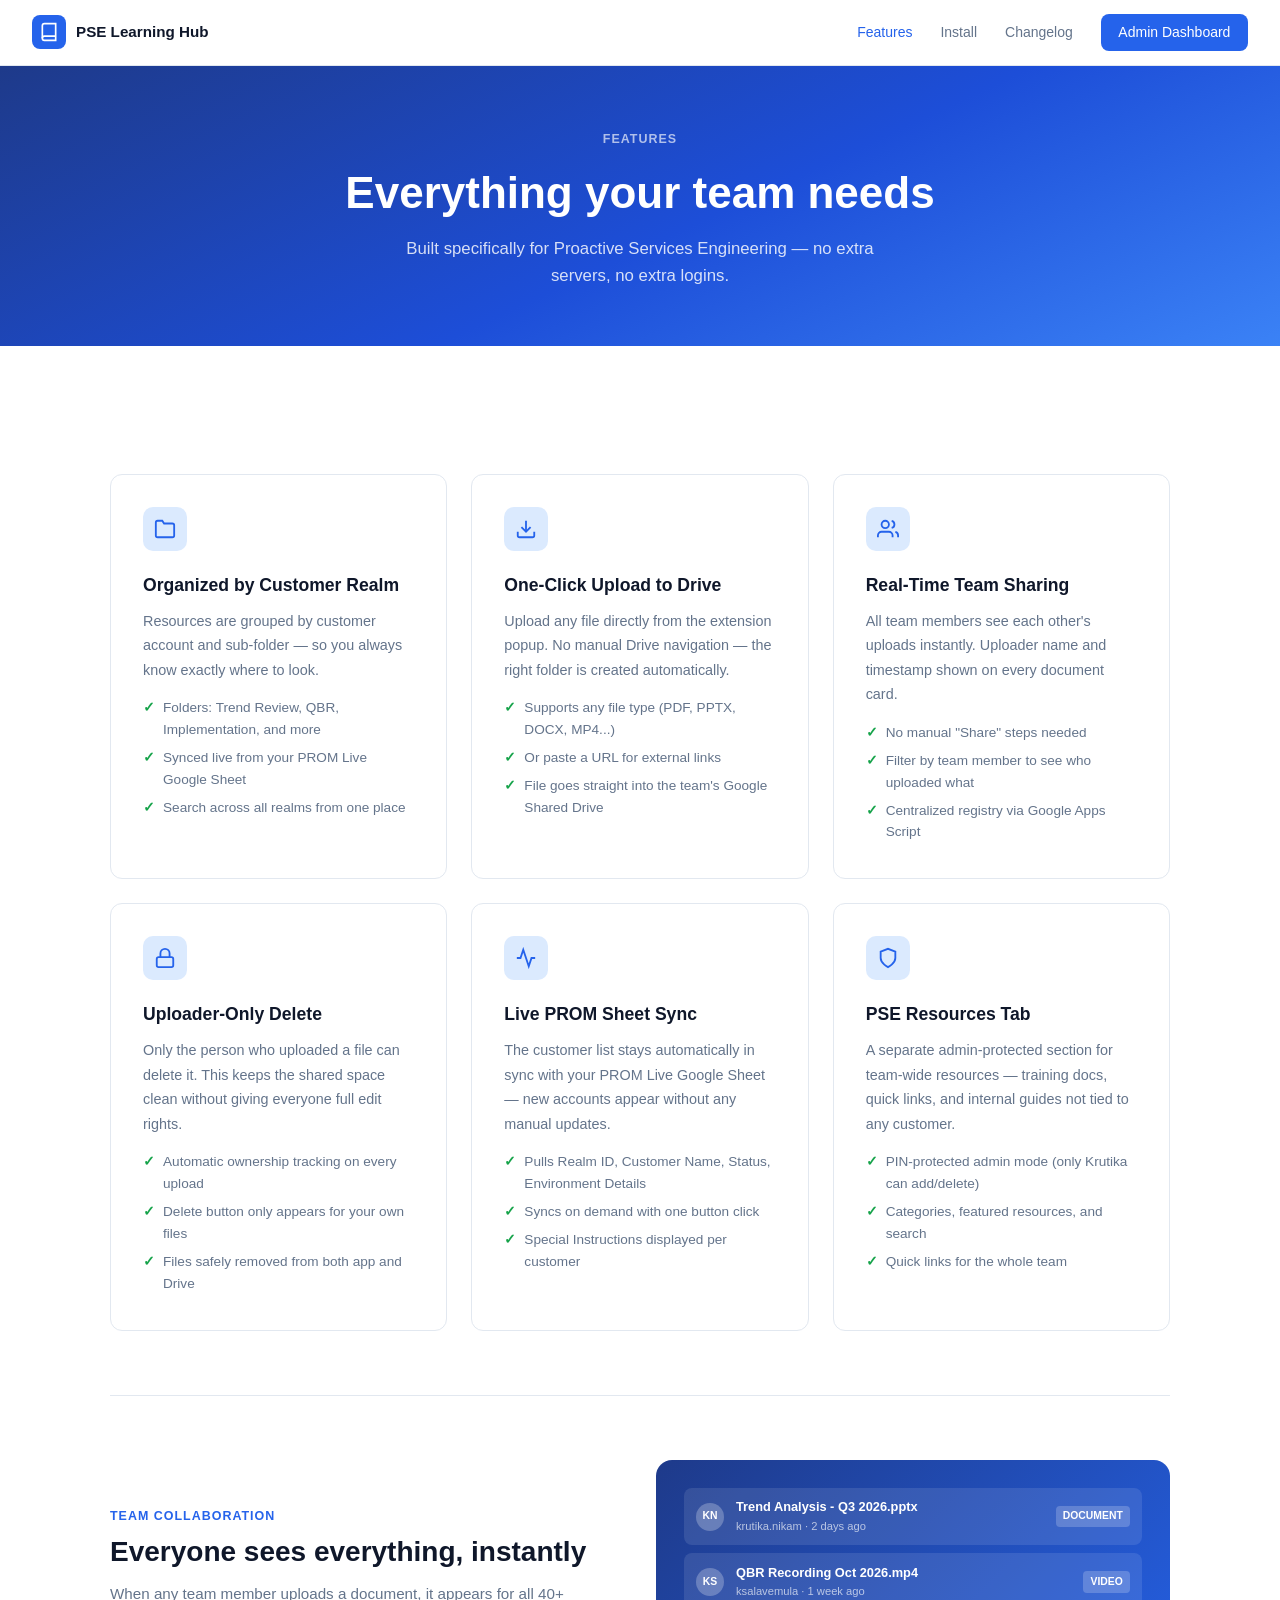
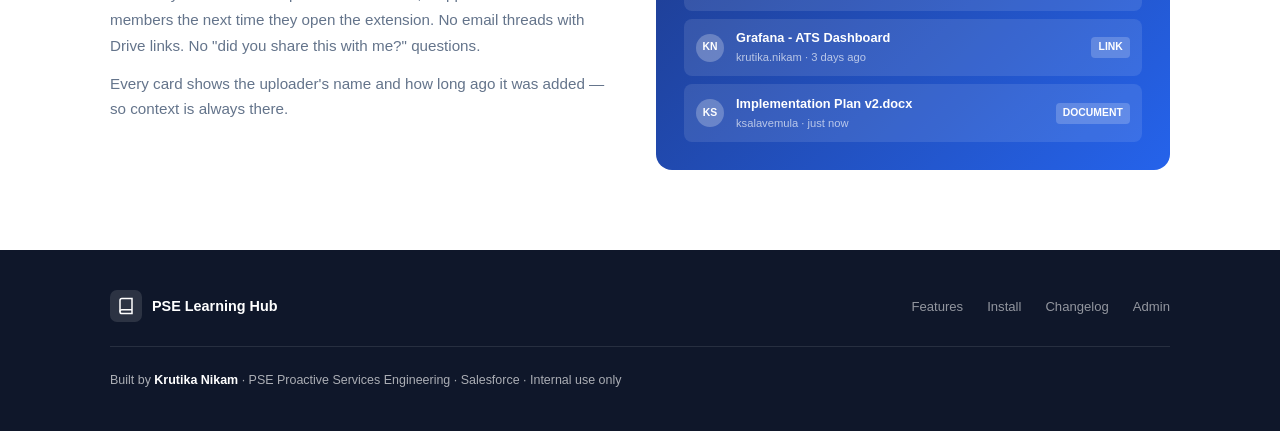
<file: features.html>
<!DOCTYPE html>
<html lang="en">
<head>
<meta charset="UTF-8" />
<meta name="viewport" content="width=device-width, initial-scale=1.0" />
<title>Features — PSE Learning Hub</title>
<link rel="stylesheet" href="style.css" />
<style>
  .page-hero {
    background: linear-gradient(155deg, #1e3a8a 0%, #1d4ed8 55%, #3b82f6 100%);
    color: white; padding: 4rem 1.5rem 3.5rem; text-align: center;
  }
  .page-hero h1 { font-size: clamp(1.75rem, 4vw, 2.75rem); font-weight: 800; margin-bottom: .5rem; }
  .page-hero p  { font-size: 1.05rem; opacity: .82; max-width: 500px; margin: 0 auto; }

  .features-grid {
    display: grid; grid-template-columns: repeat(auto-fit, minmax(300px, 1fr));
    gap: 1.5rem; margin-top: 3rem;
  }
  .feat-card {
    background: var(--surface); border: 1px solid var(--border); border-radius: var(--radius);
    padding: 2rem; transition: box-shadow .2s, transform .2s;
  }
  .feat-card:hover { box-shadow: 0 8px 32px rgba(37,99,235,.12); transform: translateY(-2px); }
  .feat-card .card-icon { margin-bottom: 1.25rem; }
  .feat-card h3 { font-size: 1.1rem; font-weight: 700; margin-bottom: .6rem; }
  .feat-card p  { font-size: .9rem; color: var(--muted); line-height: 1.7; }
  .feat-card ul { margin-top: .75rem; padding-left: 0; list-style: none; }
  .feat-card ul li {
    font-size: .85rem; color: var(--muted); padding: .2rem 0 .2rem 1.25rem;
    position: relative;
  }
  .feat-card ul li::before { content: '✓'; position: absolute; left: 0; color: var(--green); font-weight: 700; }

  .highlight-row {
    display: grid; grid-template-columns: 1fr 1fr; gap: 2rem; align-items: center;
    margin-top: 4rem; padding-top: 4rem; border-top: 1px solid var(--border);
  }
  .highlight-row.reverse { direction: rtl; }
  .highlight-row.reverse > * { direction: ltr; }
  .highlight-text h2  { font-size: 1.75rem; font-weight: 800; line-height: 1.2; margin-bottom: .75rem; }
  .highlight-text p   { font-size: .95rem; color: var(--muted); line-height: 1.7; }
  .highlight-visual {
    background: linear-gradient(135deg, #1e3a8a, #2563eb);
    border-radius: 16px; padding: 1.75rem; color: white;
  }
  .vis-row {
    display: flex; align-items: center; gap: .75rem; padding: .6rem .75rem;
    background: rgba(255,255,255,.1); border-radius: 8px; margin-bottom: .5rem;
    font-size: .82rem;
  }
  .vis-row:last-child { margin-bottom: 0; }
  .vis-avatar {
    width: 28px; height: 28px; border-radius: 50%; background: rgba(255,255,255,.25);
    display: flex; align-items: center; justify-content: center;
    font-size: .65rem; font-weight: 800; flex-shrink: 0; color: white;
  }
  .vis-info  { flex: 1; }
  .vis-title { font-weight: 600; color: white; font-size: .8rem; }
  .vis-meta  { font-size: .7rem; opacity: .65; }
  .vis-badge {
    font-size: .65rem; font-weight: 700; padding: .15rem .45rem;
    border-radius: 4px; background: rgba(255,255,255,.2); flex-shrink: 0;
  }
  @media (max-width: 680px) {
    .highlight-row { grid-template-columns: 1fr; }
    .highlight-row.reverse { direction: ltr; }
  }
</style>
</head>
<body>

<nav>
  <a class="nav-brand" href="index.html">
    <div class="nav-icon">
      <svg viewBox="0 0 24 24"><path d="M4 19.5A2.5 2.5 0 0 1 6.5 17H20"/><path d="M6.5 2H20v20H6.5A2.5 2.5 0 0 1 4 19.5v-15A2.5 2.5 0 0 1 6.5 2z"/></svg>
    </div>
    <span class="nav-brand-name">PSE Learning Hub</span>
  </a>
  <div class="nav-links" id="nav-links">
    <a href="features.html" class="active">Features</a>
    <a href="install.html">Install</a>
    <a href="changelog.html">Changelog</a>
    <a href="admin.html" class="btn-nav">Admin Dashboard</a>
  </div>
  <button class="nav-mobile-toggle" onclick="document.getElementById('nav-links').classList.toggle('open')" aria-label="Menu">
    <svg viewBox="0 0 24 24"><line x1="3" y1="6" x2="21" y2="6"/><line x1="3" y1="12" x2="21" y2="12"/><line x1="3" y1="18" x2="21" y2="18"/></svg>
  </button>
</nav>

<div class="page-hero">
  <span class="section-label" style="color:rgba(255,255,255,.65)">Features</span>
  <h1>Everything your team needs</h1>
  <p>Built specifically for Proactive Services Engineering — no extra servers, no extra logins.</p>
</div>

<section>
  <div class="section-inner">

    <div class="features-grid">

      <div class="feat-card">
        <div class="card-icon"><svg viewBox="0 0 24 24"><path d="M22 19a2 2 0 0 1-2 2H4a2 2 0 0 1-2-2V5a2 2 0 0 1 2-2h5l2 3h9a2 2 0 0 1 2 2z"/></svg></div>
        <h3>Organized by Customer Realm</h3>
        <p>Resources are grouped by customer account and sub-folder — so you always know exactly where to look.</p>
        <ul>
          <li>Folders: Trend Review, QBR, Implementation, and more</li>
          <li>Synced live from your PROM Live Google Sheet</li>
          <li>Search across all realms from one place</li>
        </ul>
      </div>

      <div class="feat-card">
        <div class="card-icon"><svg viewBox="0 0 24 24"><path d="M21 15v4a2 2 0 0 1-2 2H5a2 2 0 0 1-2-2v-4"/><polyline points="7 10 12 15 17 10"/><line x1="12" y1="15" x2="12" y2="3"/></svg></div>
        <h3>One-Click Upload to Drive</h3>
        <p>Upload any file directly from the extension popup. No manual Drive navigation — the right folder is created automatically.</p>
        <ul>
          <li>Supports any file type (PDF, PPTX, DOCX, MP4...)</li>
          <li>Or paste a URL for external links</li>
          <li>File goes straight into the team's Google Shared Drive</li>
        </ul>
      </div>

      <div class="feat-card">
        <div class="card-icon"><svg viewBox="0 0 24 24"><path d="M17 21v-2a4 4 0 0 0-4-4H5a4 4 0 0 0-4 4v2"/><circle cx="9" cy="7" r="4"/><path d="M23 21v-2a4 4 0 0 0-3-3.87"/><path d="M16 3.13a4 4 0 0 1 0 7.75"/></svg></div>
        <h3>Real-Time Team Sharing</h3>
        <p>All team members see each other's uploads instantly. Uploader name and timestamp shown on every document card.</p>
        <ul>
          <li>No manual "Share" steps needed</li>
          <li>Filter by team member to see who uploaded what</li>
          <li>Centralized registry via Google Apps Script</li>
        </ul>
      </div>

      <div class="feat-card">
        <div class="card-icon"><svg viewBox="0 0 24 24"><rect x="3" y="11" width="18" height="11" rx="2" ry="2"/><path d="M7 11V7a5 5 0 0 1 10 0v4"/></svg></div>
        <h3>Uploader-Only Delete</h3>
        <p>Only the person who uploaded a file can delete it. This keeps the shared space clean without giving everyone full edit rights.</p>
        <ul>
          <li>Automatic ownership tracking on every upload</li>
          <li>Delete button only appears for your own files</li>
          <li>Files safely removed from both app and Drive</li>
        </ul>
      </div>

      <div class="feat-card">
        <div class="card-icon"><svg viewBox="0 0 24 24"><polyline points="22 12 18 12 15 21 9 3 6 12 2 12"/></svg></div>
        <h3>Live PROM Sheet Sync</h3>
        <p>The customer list stays automatically in sync with your PROM Live Google Sheet — new accounts appear without any manual updates.</p>
        <ul>
          <li>Pulls Realm ID, Customer Name, Status, Environment Details</li>
          <li>Syncs on demand with one button click</li>
          <li>Special Instructions displayed per customer</li>
        </ul>
      </div>

      <div class="feat-card">
        <div class="card-icon"><svg viewBox="0 0 24 24"><path d="M12 22s8-4 8-10V5l-8-3-8 3v7c0 6 8 10 8 10z"/></svg></div>
        <h3>PSE Resources Tab</h3>
        <p>A separate admin-protected section for team-wide resources — training docs, quick links, and internal guides not tied to any customer.</p>
        <ul>
          <li>PIN-protected admin mode (only Krutika can add/delete)</li>
          <li>Categories, featured resources, and search</li>
          <li>Quick links for the whole team</li>
        </ul>
      </div>

    </div>

    <!-- Highlight: Team sharing -->
    <div class="highlight-row">
      <div class="highlight-text">
        <span class="section-label">Team Collaboration</span>
        <h2>Everyone sees everything, instantly</h2>
        <p>When any team member uploads a document, it appears for all 40+ members the next time they open the extension. No email threads with Drive links. No "did you share this with me?" questions.</p>
        <p style="margin-top:.75rem;">Every card shows the uploader's name and how long ago it was added — so context is always there.</p>
      </div>
      <div class="highlight-visual">
        <div class="vis-row">
          <div class="vis-avatar">KN</div>
          <div class="vis-info"><div class="vis-title">Trend Analysis - Q3 2026.pptx</div><div class="vis-meta">krutika.nikam · 2 days ago</div></div>
          <div class="vis-badge">DOCUMENT</div>
        </div>
        <div class="vis-row">
          <div class="vis-avatar">KS</div>
          <div class="vis-info"><div class="vis-title">QBR Recording Oct 2026.mp4</div><div class="vis-meta">ksalavemula · 1 week ago</div></div>
          <div class="vis-badge">VIDEO</div>
        </div>
        <div class="vis-row">
          <div class="vis-avatar">KN</div>
          <div class="vis-info"><div class="vis-title">Grafana - ATS Dashboard</div><div class="vis-meta">krutika.nikam · 3 days ago</div></div>
          <div class="vis-badge">LINK</div>
        </div>
        <div class="vis-row">
          <div class="vis-avatar">KS</div>
          <div class="vis-info"><div class="vis-title">Implementation Plan v2.docx</div><div class="vis-meta">ksalavemula · just now</div></div>
          <div class="vis-badge">DOCUMENT</div>
        </div>
      </div>
    </div>

  </div>
</section>

<footer>
  <div class="footer-inner">
    <div class="footer-brand">
      <div class="footer-brand-icon"><svg viewBox="0 0 24 24"><path d="M4 19.5A2.5 2.5 0 0 1 6.5 17H20"/><path d="M6.5 2H20v20H6.5A2.5 2.5 0 0 1 4 19.5v-15A2.5 2.5 0 0 1 6.5 2z"/></svg></div>
      <span class="footer-brand-name">PSE Learning Hub</span>
    </div>
    <div class="footer-links">
      <a href="features.html">Features</a><a href="install.html">Install</a>
      <a href="changelog.html">Changelog</a><a href="admin.html">Admin</a>
    </div>
  </div>
  <div class="footer-copy">Built by <strong style="color:white">Krutika Nikam</strong> · PSE Proactive Services Engineering · Salesforce · Internal use only</div>
</footer>
</body>
</html>
</file>
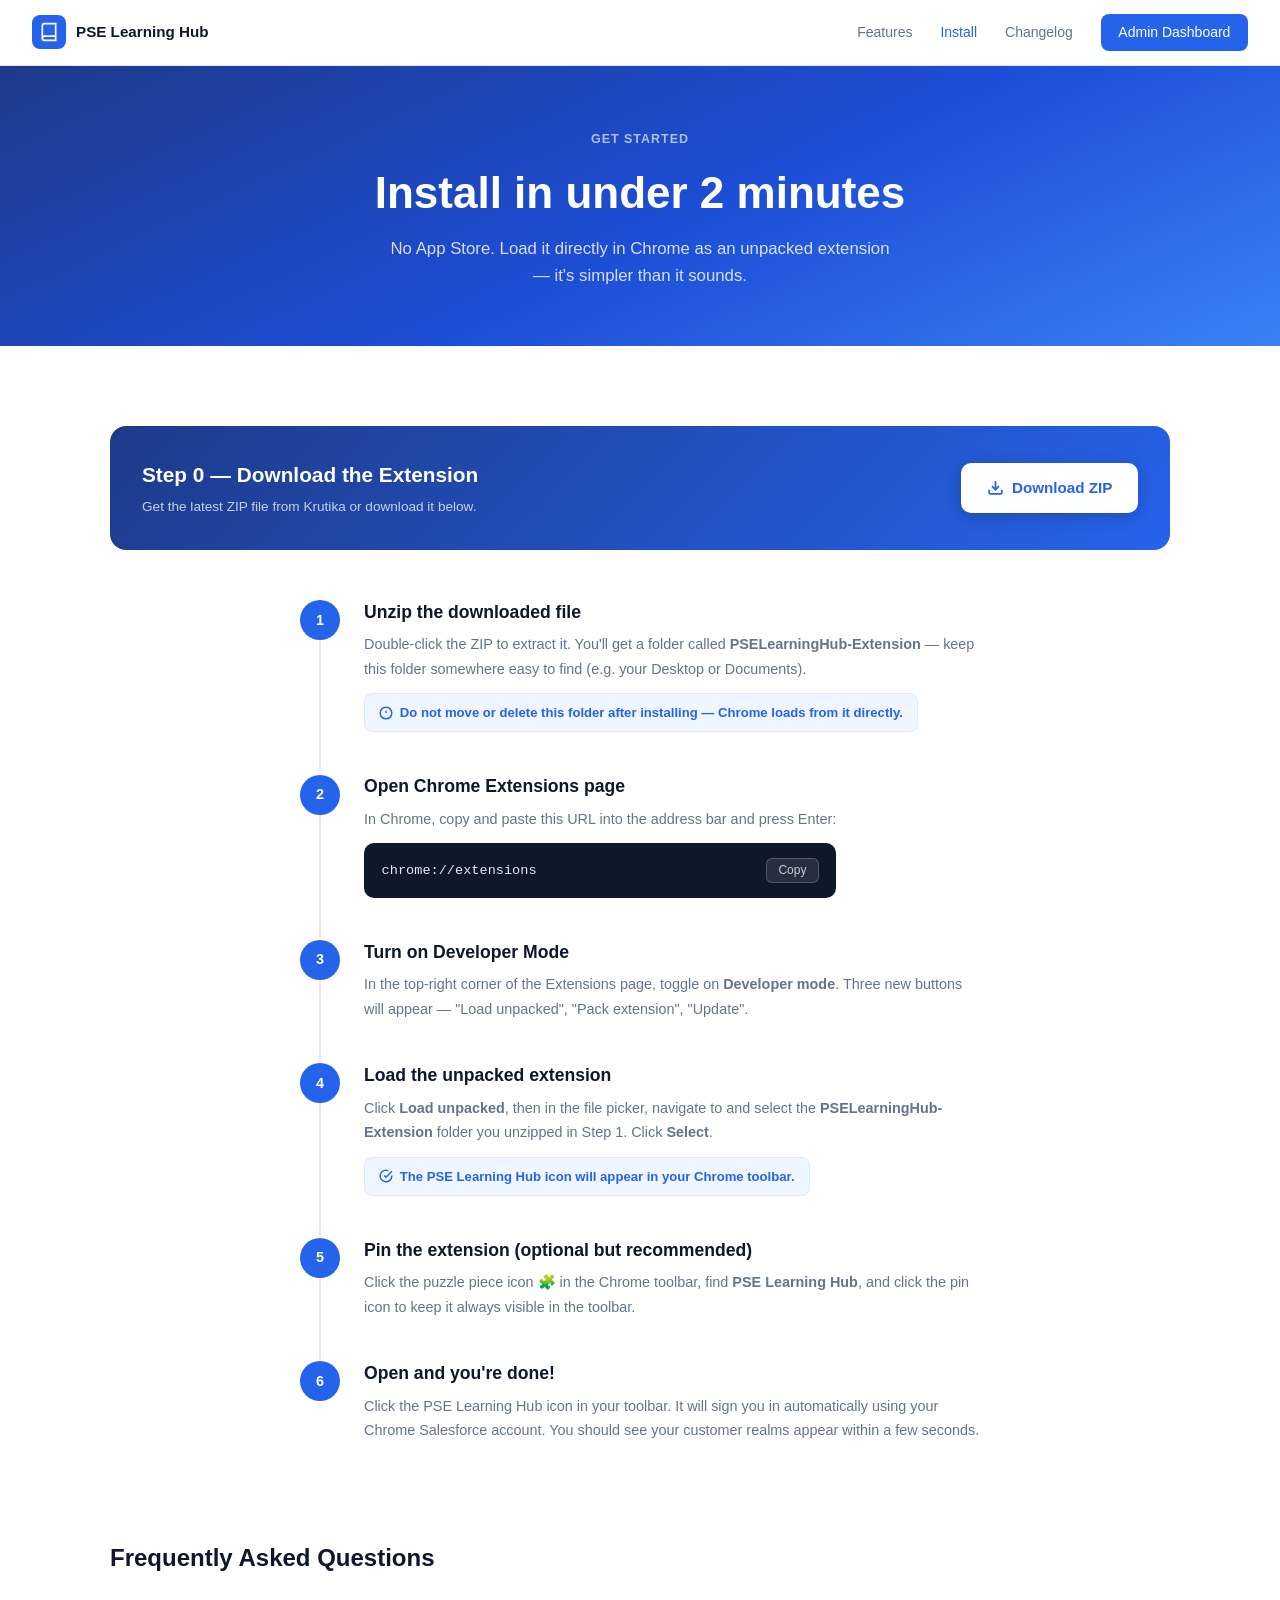
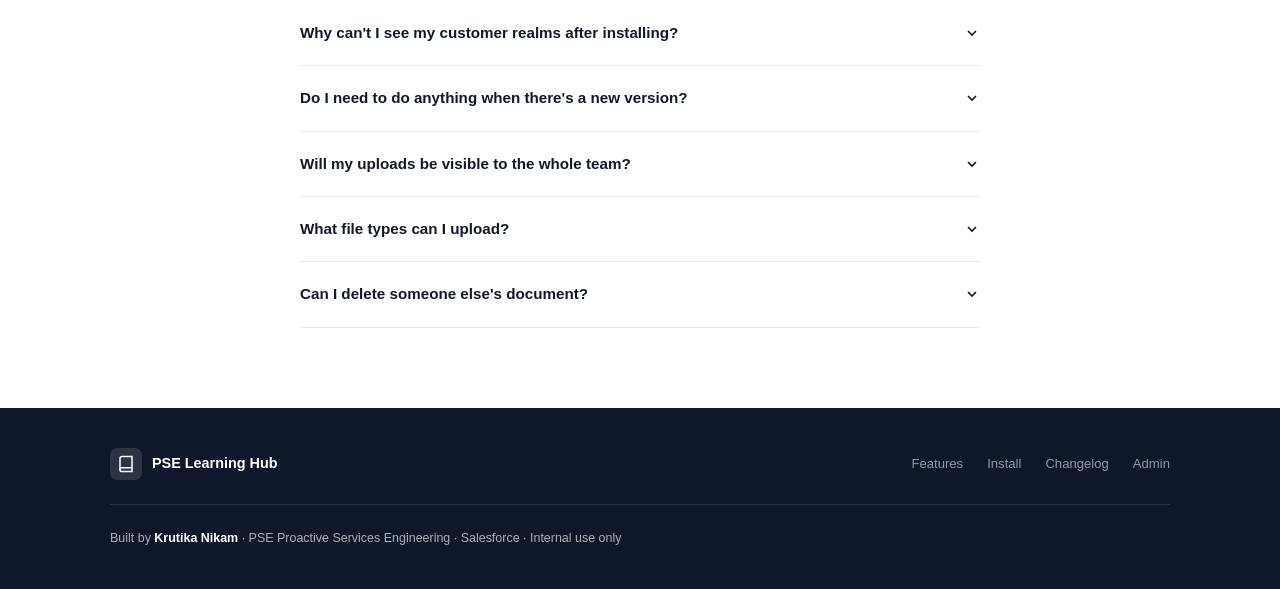
<file: install.html>
<!DOCTYPE html>
<html lang="en">
<head>
<meta charset="UTF-8" />
<meta name="viewport" content="width=device-width, initial-scale=1.0" />
<title>Install — PSE Learning Hub</title>
<link rel="stylesheet" href="style.css" />
<style>
  .page-hero {
    background: linear-gradient(155deg, #1e3a8a 0%, #1d4ed8 55%, #3b82f6 100%);
    color: white; padding: 4rem 1.5rem 3.5rem; text-align: center;
  }
  .page-hero h1 { font-size: clamp(1.75rem, 4vw, 2.75rem); font-weight: 800; margin-bottom: .5rem; }
  .page-hero p  { font-size: 1.05rem; opacity: .82; max-width: 500px; margin: 0 auto; }

  /* Steps */
  .steps-wrap { max-width: 680px; margin: 3rem auto 0; }
  .step {
    display: flex; gap: 1.5rem; padding-bottom: 2.5rem; position: relative;
  }
  .step:not(:last-child)::before {
    content: ''; position: absolute; left: 19px; top: 42px; bottom: 0;
    width: 2px; background: var(--border);
  }
  .step-num {
    flex-shrink: 0; width: 40px; height: 40px; border-radius: 50%;
    background: var(--blue); color: white; font-weight: 800; font-size: .9rem;
    display: flex; align-items: center; justify-content: center; z-index: 1; margin-top: .15rem;
  }
  .step-body h3 { font-size: 1.1rem; font-weight: 700; margin-bottom: .4rem; }
  .step-body p  { font-size: .9rem; color: var(--muted); line-height: 1.7; }
  .step-body .tip {
    display: inline-flex; align-items: center; gap: .4rem;
    background: var(--blue-xl); border: 1px solid var(--blue-l);
    color: var(--blue); border-radius: 8px; padding: .5rem .9rem;
    font-size: .82rem; font-weight: 600; margin-top: .75rem;
  }
  .code-box {
    background: #0f172a; color: #e2e8f0; border-radius: 10px;
    padding: .9rem 1.1rem; font-family: monospace; font-size: .85rem;
    margin-top: .75rem; display: flex; align-items: center; justify-content: space-between; gap: 1rem;
  }
  .copy-btn {
    background: rgba(255,255,255,.1); border: 1px solid rgba(255,255,255,.2);
    color: rgba(255,255,255,.75); border-radius: 6px; padding: .3rem .7rem;
    font-size: .75rem; cursor: pointer; white-space: nowrap; transition: background .15s;
  }
  .copy-btn:hover { background: rgba(255,255,255,.2); color: white; }

  /* Download card */
  .download-card {
    background: linear-gradient(135deg, #1e3a8a, #2563eb);
    border-radius: 16px; padding: 2rem 2rem; color: white;
    display: flex; align-items: center; justify-content: space-between;
    gap: 1.5rem; flex-wrap: wrap; margin-bottom: 3rem;
  }
  .download-card h2 { font-size: 1.3rem; font-weight: 700; }
  .download-card p  { font-size: .85rem; opacity: .75; margin-top: .3rem; }

  /* FAQ */
  .faq { max-width: 680px; margin: 0 auto; }
  .faq-item { border-bottom: 1px solid var(--border); padding: 1.25rem 0; }
  .faq-q { font-size: .95rem; font-weight: 700; cursor: pointer; display: flex; justify-content: space-between; align-items: center; }
  .faq-q svg { flex-shrink: 0; transition: transform .2s; }
  .faq-q.open svg { transform: rotate(180deg); }
  .faq-a { font-size: .875rem; color: var(--muted); line-height: 1.7; margin-top: .75rem; display: none; }
  .faq-a.open { display: block; }
</style>
</head>
<body>

<nav>
  <a class="nav-brand" href="index.html">
    <div class="nav-icon">
      <svg viewBox="0 0 24 24"><path d="M4 19.5A2.5 2.5 0 0 1 6.5 17H20"/><path d="M6.5 2H20v20H6.5A2.5 2.5 0 0 1 4 19.5v-15A2.5 2.5 0 0 1 6.5 2z"/></svg>
    </div>
    <span class="nav-brand-name">PSE Learning Hub</span>
  </a>
  <div class="nav-links" id="nav-links">
    <a href="features.html">Features</a>
    <a href="install.html" class="active">Install</a>
    <a href="changelog.html">Changelog</a>
    <a href="admin.html" class="btn-nav">Admin Dashboard</a>
  </div>
  <button class="nav-mobile-toggle" onclick="document.getElementById('nav-links').classList.toggle('open')" aria-label="Menu">
    <svg viewBox="0 0 24 24"><line x1="3" y1="6" x2="21" y2="6"/><line x1="3" y1="12" x2="21" y2="12"/><line x1="3" y1="18" x2="21" y2="18"/></svg>
  </button>
</nav>

<div class="page-hero">
  <span class="section-label" style="color:rgba(255,255,255,.65)">Get Started</span>
  <h1>Install in under 2 minutes</h1>
  <p>No App Store. Load it directly in Chrome as an unpacked extension — it's simpler than it sounds.</p>
</div>

<section>
  <div class="section-inner">

    <!-- Download card -->
    <div class="download-card">
      <div>
        <h2>Step 0 — Download the Extension</h2>
        <p>Get the latest ZIP file from Krutika or download it below.</p>
      </div>
      <a href="PSELearningHub-Extension.zip" class="btn-white" download>
        <svg viewBox="0 0 24 24" fill="none" stroke="currentColor" stroke-width="2.5" width="17" height="17"><path d="M21 15v4a2 2 0 0 1-2 2H5a2 2 0 0 1-2-2v-4"/><polyline points="7 10 12 15 17 10"/><line x1="12" y1="15" x2="12" y2="3"/></svg>
        Download ZIP
      </a>
    </div>

    <div class="steps-wrap">

      <div class="step">
        <div class="step-num">1</div>
        <div class="step-body">
          <h3>Unzip the downloaded file</h3>
          <p>Double-click the ZIP to extract it. You'll get a folder called <strong>PSELearningHub-Extension</strong> — keep this folder somewhere easy to find (e.g. your Desktop or Documents).</p>
          <div class="tip">
            <svg width="14" height="14" viewBox="0 0 24 24" fill="none" stroke="currentColor" stroke-width="2.5"><circle cx="12" cy="12" r="10"/><line x1="12" y1="8" x2="12" y2="12"/><line x1="12" y1="16" x2="12.01" y2="16"/></svg>
            Do not move or delete this folder after installing — Chrome loads from it directly.
          </div>
        </div>
      </div>

      <div class="step">
        <div class="step-num">2</div>
        <div class="step-body">
          <h3>Open Chrome Extensions page</h3>
          <p>In Chrome, copy and paste this URL into the address bar and press Enter:</p>
          <div class="code-box">
            <span>chrome://extensions</span>
            <button class="copy-btn" onclick="navigator.clipboard.writeText('chrome://extensions');this.textContent='Copied!';setTimeout(()=>this.textContent='Copy',2000)">Copy</button>
          </div>
        </div>
      </div>

      <div class="step">
        <div class="step-num">3</div>
        <div class="step-body">
          <h3>Turn on Developer Mode</h3>
          <p>In the top-right corner of the Extensions page, toggle on <strong>Developer mode</strong>. Three new buttons will appear — "Load unpacked", "Pack extension", "Update".</p>
        </div>
      </div>

      <div class="step">
        <div class="step-num">4</div>
        <div class="step-body">
          <h3>Load the unpacked extension</h3>
          <p>Click <strong>Load unpacked</strong>, then in the file picker, navigate to and select the <strong>PSELearningHub-Extension</strong> folder you unzipped in Step 1. Click <strong>Select</strong>.</p>
          <div class="tip">
            <svg width="14" height="14" viewBox="0 0 24 24" fill="none" stroke="currentColor" stroke-width="2.5"><path d="M22 11.08V12a10 10 0 1 1-5.93-9.14"/><polyline points="22 4 12 14.01 9 11.01"/></svg>
            The PSE Learning Hub icon will appear in your Chrome toolbar.
          </div>
        </div>
      </div>

      <div class="step">
        <div class="step-num">5</div>
        <div class="step-body">
          <h3>Pin the extension (optional but recommended)</h3>
          <p>Click the puzzle piece icon 🧩 in the Chrome toolbar, find <strong>PSE Learning Hub</strong>, and click the pin icon to keep it always visible in the toolbar.</p>
        </div>
      </div>

      <div class="step">
        <div class="step-num">6</div>
        <div class="step-body">
          <h3>Open and you're done!</h3>
          <p>Click the PSE Learning Hub icon in your toolbar. It will sign you in automatically using your Chrome Salesforce account. You should see your customer realms appear within a few seconds.</p>
        </div>
      </div>

    </div>

    <!-- FAQ -->
    <h2 style="font-size:1.5rem;font-weight:800;margin:3.5rem 0 1.5rem;">Frequently Asked Questions</h2>
    <div class="faq">

      <div class="faq-item">
        <div class="faq-q" onclick="toggleFaq(this)">
          Why can't I see my customer realms after installing?
          <svg width="16" height="16" viewBox="0 0 24 24" fill="none" stroke="currentColor" stroke-width="2.5"><polyline points="6 9 12 15 18 9"/></svg>
        </div>
        <div class="faq-a">Make sure you're signed into Chrome with your <strong>Salesforce Google account</strong>. The extension uses your Chrome profile identity to identify you. If you're signed in with a personal Gmail, switch to your Salesforce account in Chrome settings.</div>
      </div>

      <div class="faq-item">
        <div class="faq-q" onclick="toggleFaq(this)">
          Do I need to do anything when there's a new version?
          <svg width="16" height="16" viewBox="0 0 24 24" fill="none" stroke="currentColor" stroke-width="2.5"><polyline points="6 9 12 15 18 9"/></svg>
        </div>
        <div class="faq-a">Yes — download the new ZIP, unzip it, then go to <code style="background:var(--bg);padding:.1rem .4rem;border-radius:4px;font-size:.85rem;">chrome://extensions</code>, find PSE Learning Hub, and click <strong>Remove</strong>. Then repeat steps 3–4 above with the new folder.</div>
      </div>

      <div class="faq-item">
        <div class="faq-q" onclick="toggleFaq(this)">
          Will my uploads be visible to the whole team?
          <svg width="16" height="16" viewBox="0 0 24 24" fill="none" stroke="currentColor" stroke-width="2.5"><polyline points="6 9 12 15 18 9"/></svg>
        </div>
        <div class="faq-a">Yes. All uploads go into the team's Google Shared Drive and are registered in a central registry. Any team member who has the extension installed will see your upload the next time they open it.</div>
      </div>

      <div class="faq-item">
        <div class="faq-q" onclick="toggleFaq(this)">
          What file types can I upload?
          <svg width="16" height="16" viewBox="0 0 24 24" fill="none" stroke="currentColor" stroke-width="2.5"><polyline points="6 9 12 15 18 9"/></svg>
        </div>
        <div class="faq-a">Any file type — PDF, PPTX, DOCX, XLSX, MP4, PNG, etc. You can also add external links (like a Grafana URL or Confluence page) instead of uploading a file.</div>
      </div>

      <div class="faq-item">
        <div class="faq-q" onclick="toggleFaq(this)">
          Can I delete someone else's document?
          <svg width="16" height="16" viewBox="0 0 24 24" fill="none" stroke="currentColor" stroke-width="2.5"><polyline points="6 9 12 15 18 9"/></svg>
        </div>
        <div class="faq-a">No. The delete button only appears on documents <strong>you</strong> uploaded. This prevents accidental deletion of other team members' work.</div>
      </div>

    </div>

  </div>
</section>

<footer>
  <div class="footer-inner">
    <div class="footer-brand">
      <div class="footer-brand-icon"><svg viewBox="0 0 24 24"><path d="M4 19.5A2.5 2.5 0 0 1 6.5 17H20"/><path d="M6.5 2H20v20H6.5A2.5 2.5 0 0 1 4 19.5v-15A2.5 2.5 0 0 1 6.5 2z"/></svg></div>
      <span class="footer-brand-name">PSE Learning Hub</span>
    </div>
    <div class="footer-links">
      <a href="features.html">Features</a><a href="install.html">Install</a>
      <a href="changelog.html">Changelog</a><a href="admin.html">Admin</a>
    </div>
  </div>
  <div class="footer-copy">Built by <strong style="color:white">Krutika Nikam</strong> · PSE Proactive Services Engineering · Salesforce · Internal use only</div>
</footer>

<script>
function toggleFaq(el) {
  el.classList.toggle('open');
  el.nextElementSibling.classList.toggle('open');
}
</script>
</body>
</html>
</file>
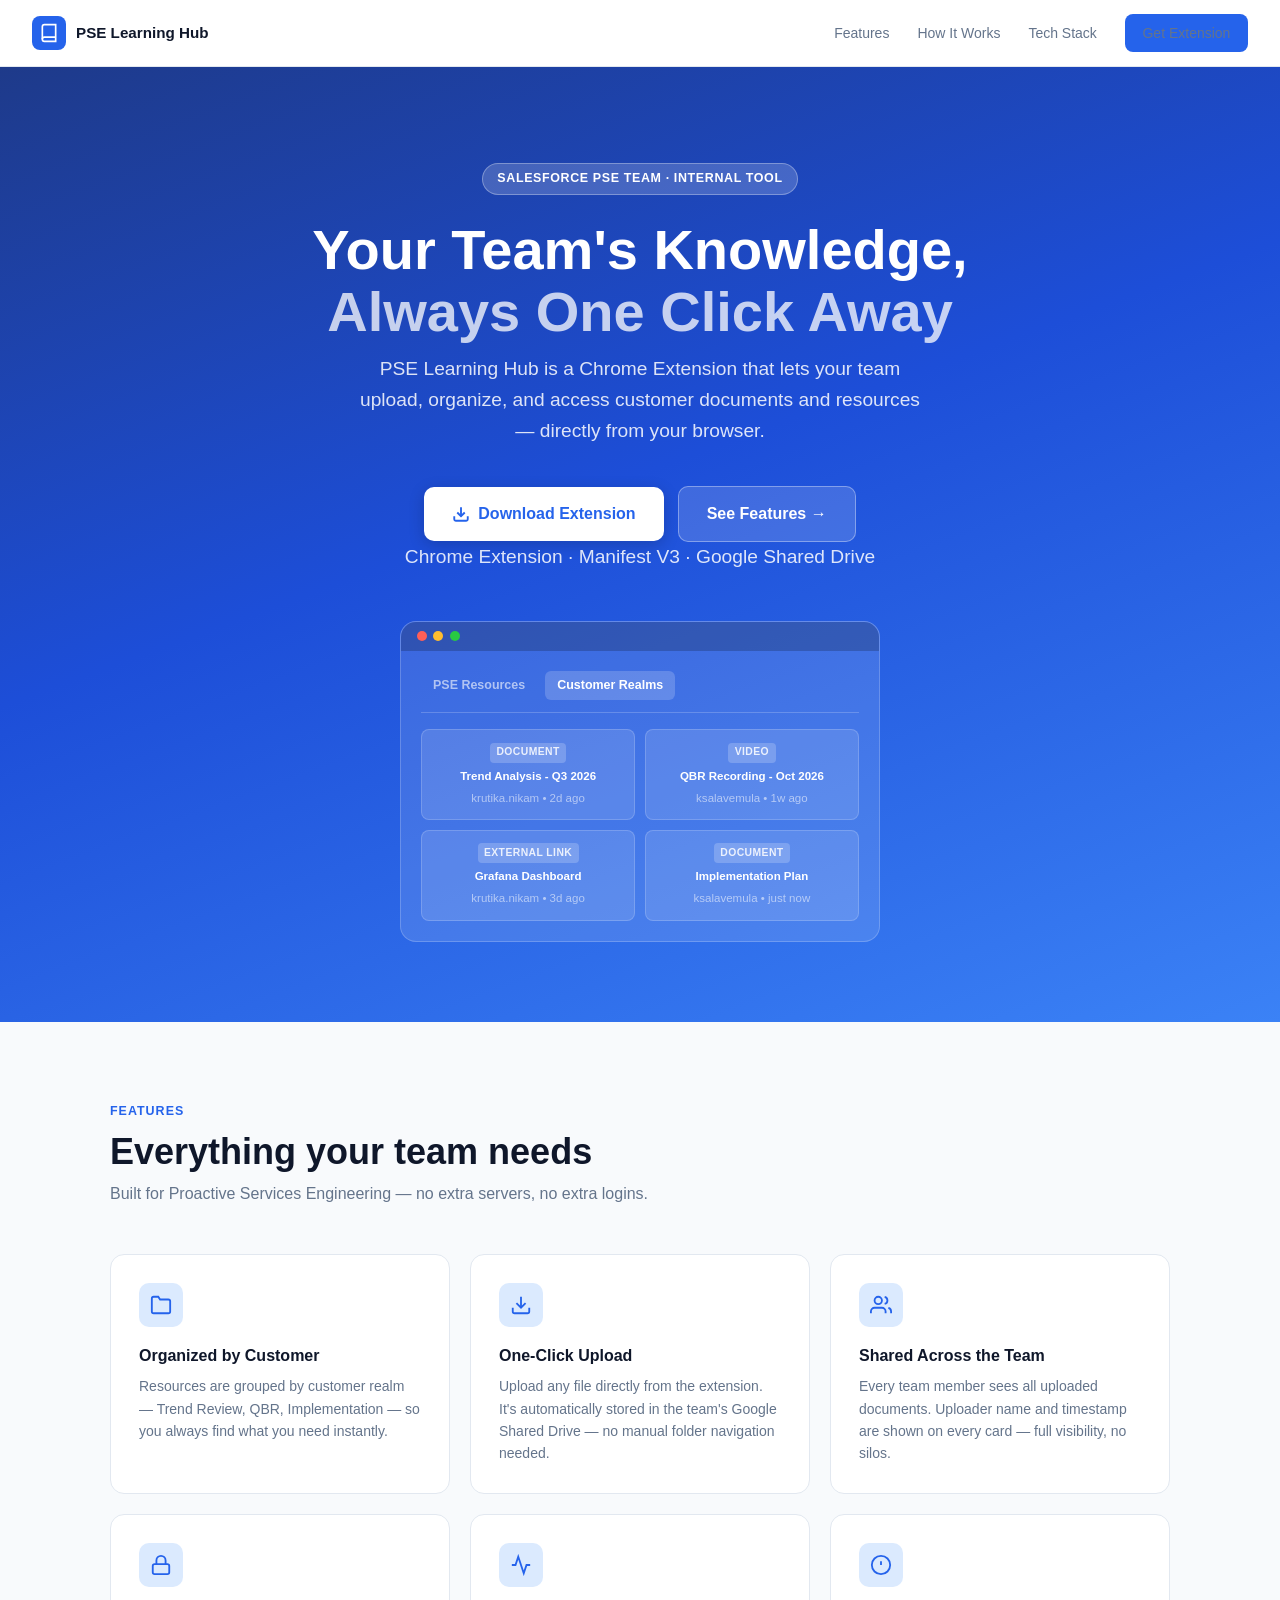
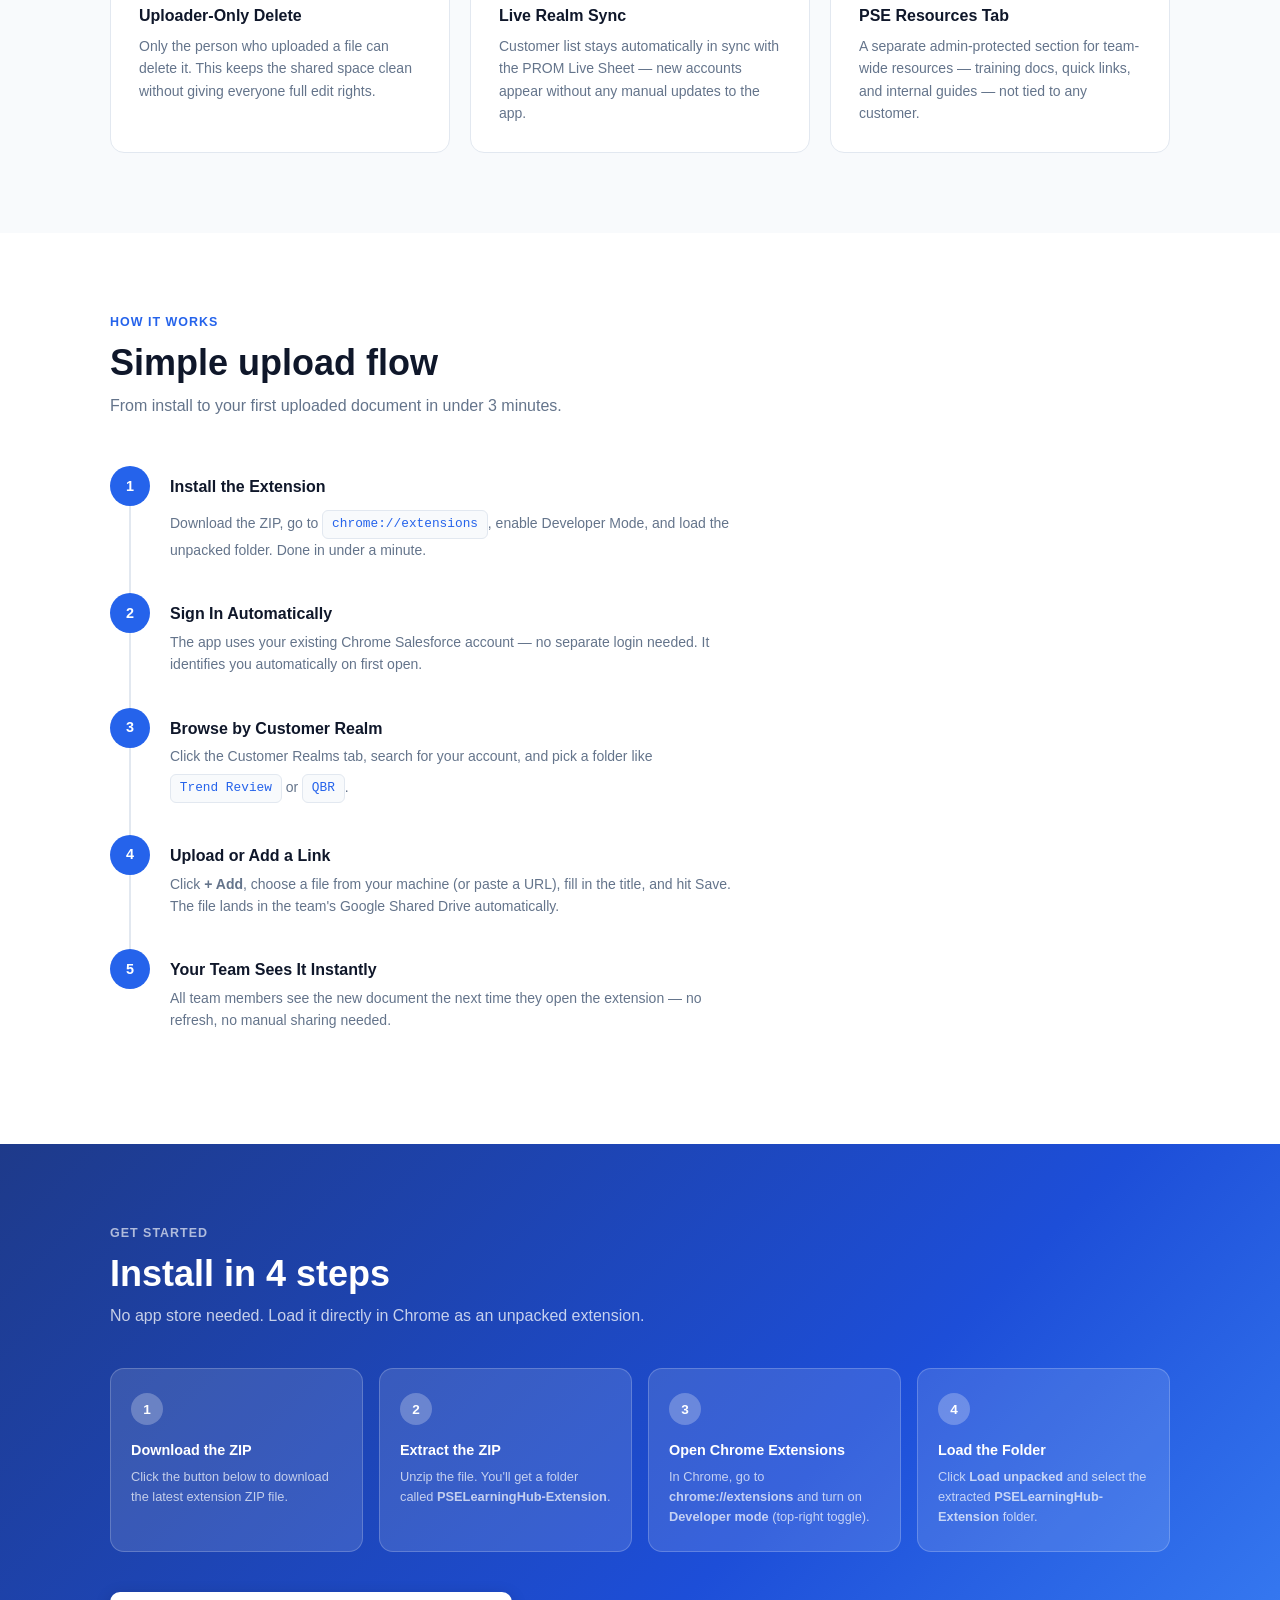
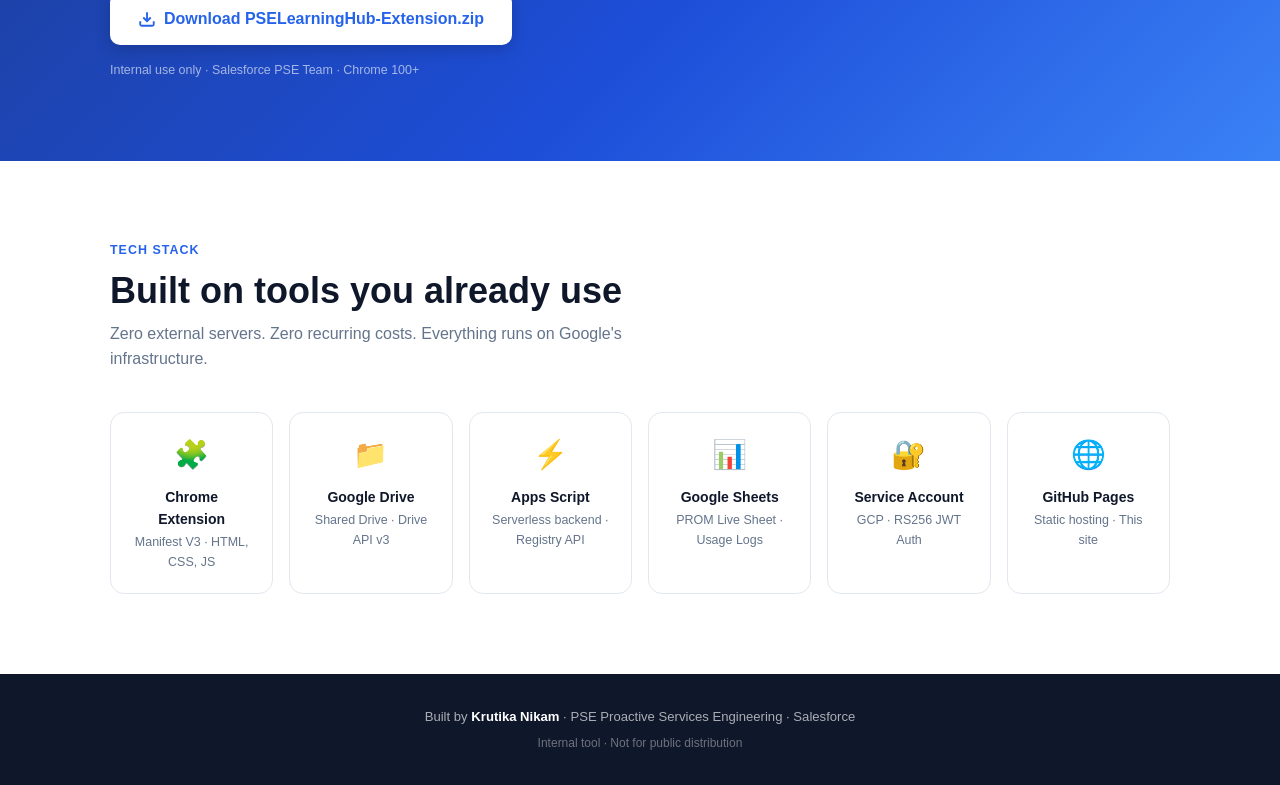
<file: landing.html>
<!DOCTYPE html>
<html lang="en">
<head>
<meta charset="UTF-8" />
<meta name="viewport" content="width=device-width, initial-scale=1.0" />
<title>PSE Learning Hub — Chrome Extension</title>
<style>
  *, *::before, *::after { box-sizing: border-box; margin: 0; padding: 0; }

  :root {
    --blue:   #2563eb;
    --blue-d: #1d4ed8;
    --blue-l: #dbeafe;
    --text:   #0f172a;
    --muted:  #64748b;
    --border: #e2e8f0;
    --bg:     #f8fafc;
    --radius: 14px;
  }

  body {
    font-family: -apple-system, BlinkMacSystemFont, 'Segoe UI', sans-serif;
    color: var(--text); background: #fff; line-height: 1.6;
  }

  /* ── NAV ── */
  nav {
    position: sticky; top: 0; z-index: 100;
    background: rgba(255,255,255,.92); backdrop-filter: blur(10px);
    border-bottom: 1px solid var(--border);
    padding: .875rem 2rem;
    display: flex; align-items: center; justify-content: space-between;
  }
  .nav-brand { display: flex; align-items: center; gap: .625rem; text-decoration: none; }
  .nav-icon {
    width: 34px; height: 34px; background: var(--blue); border-radius: 8px;
    display: flex; align-items: center; justify-content: center; flex-shrink: 0;
  }
  .nav-icon svg { width: 20px; height: 20px; fill: none; stroke: white; stroke-width: 2; }
  .nav-brand span { font-weight: 700; font-size: .95rem; color: var(--text); }
  .nav-links { display: flex; align-items: center; gap: 1.75rem; }
  .nav-links a { font-size: .875rem; color: var(--muted); text-decoration: none; font-weight: 500; }
  .nav-links a:hover { color: var(--blue); }
  .btn-nav {
    background: var(--blue); color: white; padding: .5rem 1.1rem; border-radius: 8px;
    font-size: .875rem; font-weight: 600; text-decoration: none; transition: background .15s;
  }
  .btn-nav:hover { background: var(--blue-d); color: white; }

  /* ── HERO ── */
  .hero {
    background: linear-gradient(160deg, #1e3a8a 0%, #1d4ed8 45%, #3b82f6 100%);
    color: white; text-align: center;
    padding: 6rem 1.5rem 5rem;
  }
  .hero-badge {
    display: inline-block; background: rgba(255,255,255,.18); border: 1px solid rgba(255,255,255,.3);
    padding: .3rem .9rem; border-radius: 20px; font-size: .78rem; font-weight: 600;
    letter-spacing: .05em; text-transform: uppercase; margin-bottom: 1.5rem;
  }
  .hero h1 {
    font-size: clamp(2rem, 5vw, 3.5rem); font-weight: 800; line-height: 1.1;
    max-width: 760px; margin: 0 auto .75rem;
  }
  .hero h1 span { opacity: .75; }
  .hero p {
    font-size: clamp(.95rem, 2vw, 1.2rem); opacity: .85; max-width: 560px;
    margin: 0 auto 2.5rem;
  }
  .hero-cta { display: flex; align-items: center; justify-content: center; gap: .875rem; flex-wrap: wrap; }
  .btn-primary {
    display: inline-flex; align-items: center; gap: .5rem;
    background: white; color: var(--blue); padding: .875rem 1.75rem;
    border-radius: 10px; font-size: 1rem; font-weight: 700; text-decoration: none;
    box-shadow: 0 4px 16px rgba(0,0,0,.18); transition: transform .15s, box-shadow .15s;
  }
  .btn-primary:hover { transform: translateY(-2px); box-shadow: 0 8px 24px rgba(0,0,0,.22); color: var(--blue-d); }
  .btn-primary svg { width: 18px; height: 18px; }
  .btn-secondary {
    display: inline-flex; align-items: center; gap: .5rem;
    background: rgba(255,255,255,.15); border: 1px solid rgba(255,255,255,.35);
    color: white; padding: .875rem 1.75rem; border-radius: 10px;
    font-size: 1rem; font-weight: 600; text-decoration: none; transition: background .15s;
  }
  .btn-secondary:hover { background: rgba(255,255,255,.25); color: white; }
  .hero-note { margin-top: 1.25rem; font-size: .8rem; opacity: .6; }

  /* ── PREVIEW WINDOW ── */
  .preview-wrap {
    max-width: 480px; margin: 3rem auto 0;
    background: rgba(255,255,255,.12); border: 1px solid rgba(255,255,255,.2);
    border-radius: 16px; overflow: hidden;
  }
  .preview-bar {
    background: rgba(0,0,0,.2); padding: .6rem 1rem;
    display: flex; align-items: center; gap: .4rem;
  }
  .preview-dot { width: 10px; height: 10px; border-radius: 50%; }
  .preview-dot.r { background: #ff5f57; }
  .preview-dot.y { background: #ffbd2e; }
  .preview-dot.g { background: #28ca42; }
  .preview-body { padding: 1.25rem; }
  .preview-tabs {
    display: flex; gap: .5rem; margin-bottom: 1rem;
    border-bottom: 1px solid rgba(255,255,255,.2); padding-bottom: .75rem;
  }
  .preview-tab {
    font-size: .78rem; font-weight: 600; color: rgba(255,255,255,.6);
    padding: .3rem .75rem; border-radius: 6px; cursor: default;
  }
  .preview-tab.active { background: rgba(255,255,255,.18); color: white; }
  .preview-cards { display: grid; grid-template-columns: 1fr 1fr; gap: .6rem; }
  .preview-card {
    background: rgba(255,255,255,.12); border: 1px solid rgba(255,255,255,.18);
    border-radius: 8px; padding: .75rem; font-size: .72rem; color: rgba(255,255,255,.85);
  }
  .preview-card-tag {
    display: inline-block; background: rgba(255,255,255,.2); border-radius: 4px;
    font-size: .65rem; font-weight: 700; padding: .1rem .4rem; margin-bottom: .4rem;
    text-transform: uppercase; letter-spacing: .04em;
  }
  .preview-card-title { font-weight: 600; line-height: 1.3; color: white; }
  .preview-card-meta { color: rgba(255,255,255,.55); margin-top: .3rem; }

  /* ── SECTIONS ── */
  section { padding: 5rem 1.5rem; }
  .section-inner { max-width: 1060px; margin: 0 auto; }
  .section-label {
    font-size: .78rem; font-weight: 700; color: var(--blue); text-transform: uppercase;
    letter-spacing: .08em; margin-bottom: .5rem;
  }
  .section-title { font-size: clamp(1.5rem, 3vw, 2.25rem); font-weight: 800; line-height: 1.2; }
  .section-sub { font-size: 1rem; color: var(--muted); margin-top: .5rem; max-width: 540px; }

  /* ── FEATURES ── */
  .features-bg { background: var(--bg); }
  .features-grid {
    display: grid; grid-template-columns: repeat(auto-fit, minmax(260px, 1fr));
    gap: 1.25rem; margin-top: 3rem;
  }
  .feature-card {
    background: white; border: 1px solid var(--border); border-radius: var(--radius);
    padding: 1.75rem;
  }
  .feature-icon {
    width: 44px; height: 44px; border-radius: 10px; background: var(--blue-l);
    display: flex; align-items: center; justify-content: center; margin-bottom: 1rem;
  }
  .feature-icon svg { width: 22px; height: 22px; stroke: var(--blue); fill: none; stroke-width: 2; }
  .feature-card h3 { font-size: 1rem; font-weight: 700; margin-bottom: .4rem; }
  .feature-card p  { font-size: .875rem; color: var(--muted); line-height: 1.6; }

  /* ── HOW IT WORKS ── */
  .steps { display: flex; flex-direction: column; gap: 0; margin-top: 3rem; max-width: 640px; }
  .step { display: flex; gap: 1.25rem; padding-bottom: 2rem; position: relative; }
  .step:not(:last-child)::before {
    content: ''; position: absolute; left: 19px; top: 40px; bottom: 0;
    width: 2px; background: var(--border);
  }
  .step-num {
    flex-shrink: 0; width: 40px; height: 40px; border-radius: 50%;
    background: var(--blue); color: white; font-weight: 800; font-size: .9rem;
    display: flex; align-items: center; justify-content: center; z-index: 1;
  }
  .step-content h3 { font-size: 1rem; font-weight: 700; padding-top: .5rem; }
  .step-content p  { font-size: .875rem; color: var(--muted); margin-top: .25rem; line-height: 1.6; }
  .step-content code {
    display: inline-block; background: var(--bg); border: 1px solid var(--border);
    border-radius: 6px; padding: .2rem .55rem; font-size: .8rem; font-family: monospace;
    color: var(--blue); margin-top: .4rem;
  }

  /* ── INSTALL ── */
  .install-bg { background: linear-gradient(135deg, #1e3a8a 0%, #1d4ed8 60%, #3b82f6 100%); color: white; }
  .install-bg .section-label { color: rgba(255,255,255,.65); }
  .install-bg .section-title { color: white; }
  .install-bg .section-sub   { color: rgba(255,255,255,.75); }
  .install-steps {
    display: grid; grid-template-columns: repeat(auto-fit, minmax(200px, 1fr));
    gap: 1rem; margin-top: 2.5rem;
  }
  .install-step {
    background: rgba(255,255,255,.12); border: 1px solid rgba(255,255,255,.2);
    border-radius: var(--radius); padding: 1.5rem 1.25rem;
  }
  .install-step-num {
    width: 32px; height: 32px; border-radius: 50%; background: rgba(255,255,255,.25);
    color: white; font-weight: 800; font-size: .85rem;
    display: flex; align-items: center; justify-content: center; margin-bottom: .875rem;
  }
  .install-step h3 { font-size: .9rem; font-weight: 700; color: white; margin-bottom: .3rem; }
  .install-step p  { font-size: .8rem; color: rgba(255,255,255,.7); line-height: 1.55; }
  .install-cta { margin-top: 2.5rem; display: flex; gap: .875rem; flex-wrap: wrap; }

  /* ── TECH STACK ── */
  .stack-grid {
    display: grid; grid-template-columns: repeat(auto-fit, minmax(160px, 1fr));
    gap: 1rem; margin-top: 2.5rem;
  }
  .stack-card {
    border: 1px solid var(--border); border-radius: var(--radius); padding: 1.25rem;
    text-align: center; background: white;
  }
  .stack-card .stack-icon { font-size: 1.75rem; margin-bottom: .5rem; }
  .stack-card h4 { font-size: .875rem; font-weight: 700; }
  .stack-card p  { font-size: .78rem; color: var(--muted); margin-top: .2rem; }

  /* ── FOOTER ── */
  footer {
    background: var(--text); color: rgba(255,255,255,.65);
    text-align: center; padding: 2rem 1.5rem; font-size: .82rem;
  }
  footer strong { color: white; }

  /* ── RESPONSIVE ── */
  @media (max-width: 600px) {
    .nav-links { display: none; }
    .hero { padding: 4rem 1.25rem 3.5rem; }
  }
</style>
</head>
<body>

<!-- ── NAV ── -->
<nav>
  <a class="nav-brand" href="#">
    <div class="nav-icon">
      <svg viewBox="0 0 24 24"><path d="M4 19.5A2.5 2.5 0 0 1 6.5 17H20"/><path d="M6.5 2H20v20H6.5A2.5 2.5 0 0 1 4 19.5v-15A2.5 2.5 0 0 1 6.5 2z"/></svg>
    </div>
    <span>PSE Learning Hub</span>
  </a>
  <div class="nav-links">
    <a href="#features">Features</a>
    <a href="#how-it-works">How It Works</a>
    <a href="#tech">Tech Stack</a>
    <a href="#install" class="btn-nav">Get Extension</a>
  </div>
</nav>

<!-- ── HERO ── -->
<section class="hero">
  <div class="hero-badge">Salesforce PSE Team · Internal Tool</div>
  <h1>Your Team's Knowledge,<br/><span>Always One Click Away</span></h1>
  <p>PSE Learning Hub is a Chrome Extension that lets your team upload, organize, and access customer documents and resources — directly from your browser.</p>
  <div class="hero-cta">
    <a href="#install" class="btn-primary">
      <svg viewBox="0 0 24 24" fill="none" stroke="currentColor" stroke-width="2.5"><path d="M21 15v4a2 2 0 0 1-2 2H5a2 2 0 0 1-2-2v-4"/><polyline points="7 10 12 15 17 10"/><line x1="12" y1="15" x2="12" y2="3"/></svg>
      Download Extension
    </a>
    <a href="#features" class="btn-secondary">
      See Features →
    </a>
  </div>
  <p class="hero-note">Chrome Extension · Manifest V3 · Google Shared Drive</p>

  <!-- Mini app preview -->
  <div class="preview-wrap">
    <div class="preview-bar">
      <div class="preview-dot r"></div>
      <div class="preview-dot y"></div>
      <div class="preview-dot g"></div>
    </div>
    <div class="preview-body">
      <div class="preview-tabs">
        <div class="preview-tab">PSE Resources</div>
        <div class="preview-tab active">Customer Realms</div>
      </div>
      <div class="preview-cards">
        <div class="preview-card">
          <div class="preview-card-tag">Document</div>
          <div class="preview-card-title">Trend Analysis - Q3 2026</div>
          <div class="preview-card-meta">krutika.nikam • 2d ago</div>
        </div>
        <div class="preview-card">
          <div class="preview-card-tag">Video</div>
          <div class="preview-card-title">QBR Recording - Oct 2026</div>
          <div class="preview-card-meta">ksalavemula • 1w ago</div>
        </div>
        <div class="preview-card">
          <div class="preview-card-tag">External Link</div>
          <div class="preview-card-title">Grafana Dashboard</div>
          <div class="preview-card-meta">krutika.nikam • 3d ago</div>
        </div>
        <div class="preview-card">
          <div class="preview-card-tag">Document</div>
          <div class="preview-card-title">Implementation Plan</div>
          <div class="preview-card-meta">ksalavemula • just now</div>
        </div>
      </div>
    </div>
  </div>
</section>

<!-- ── FEATURES ── -->
<section class="features-bg" id="features">
  <div class="section-inner">
    <div class="section-label">Features</div>
    <h2 class="section-title">Everything your team needs</h2>
    <p class="section-sub">Built for Proactive Services Engineering — no extra servers, no extra logins.</p>

    <div class="features-grid">

      <div class="feature-card">
        <div class="feature-icon">
          <svg viewBox="0 0 24 24"><path d="M22 19a2 2 0 0 1-2 2H4a2 2 0 0 1-2-2V5a2 2 0 0 1 2-2h5l2 3h9a2 2 0 0 1 2 2z"/></svg>
        </div>
        <h3>Organized by Customer</h3>
        <p>Resources are grouped by customer realm — Trend Review, QBR, Implementation — so you always find what you need instantly.</p>
      </div>

      <div class="feature-card">
        <div class="feature-icon">
          <svg viewBox="0 0 24 24"><path d="M21 15v4a2 2 0 0 1-2 2H5a2 2 0 0 1-2-2v-4"/><polyline points="7 10 12 15 17 10"/><line x1="12" y1="15" x2="12" y2="3"/></svg>
        </div>
        <h3>One-Click Upload</h3>
        <p>Upload any file directly from the extension. It's automatically stored in the team's Google Shared Drive — no manual folder navigation needed.</p>
      </div>

      <div class="feature-card">
        <div class="feature-icon">
          <svg viewBox="0 0 24 24"><path d="M17 21v-2a4 4 0 0 0-4-4H5a4 4 0 0 0-4 4v2"/><circle cx="9" cy="7" r="4"/><path d="M23 21v-2a4 4 0 0 0-3-3.87"/><path d="M16 3.13a4 4 0 0 1 0 7.75"/></svg>
        </div>
        <h3>Shared Across the Team</h3>
        <p>Every team member sees all uploaded documents. Uploader name and timestamp are shown on every card — full visibility, no silos.</p>
      </div>

      <div class="feature-card">
        <div class="feature-icon">
          <svg viewBox="0 0 24 24"><rect x="3" y="11" width="18" height="11" rx="2" ry="2"/><path d="M7 11V7a5 5 0 0 1 10 0v4"/></svg>
        </div>
        <h3>Uploader-Only Delete</h3>
        <p>Only the person who uploaded a file can delete it. This keeps the shared space clean without giving everyone full edit rights.</p>
      </div>

      <div class="feature-card">
        <div class="feature-icon">
          <svg viewBox="0 0 24 24"><polyline points="22 12 18 12 15 21 9 3 6 12 2 12"/></svg>
        </div>
        <h3>Live Realm Sync</h3>
        <p>Customer list stays automatically in sync with the PROM Live Sheet — new accounts appear without any manual updates to the app.</p>
      </div>

      <div class="feature-card">
        <div class="feature-icon">
          <svg viewBox="0 0 24 24"><circle cx="12" cy="12" r="10"/><line x1="12" y1="8" x2="12" y2="12"/><line x1="12" y1="16" x2="12.01" y2="16"/></svg>
        </div>
        <h3>PSE Resources Tab</h3>
        <p>A separate admin-protected section for team-wide resources — training docs, quick links, and internal guides — not tied to any customer.</p>
      </div>

    </div>
  </div>
</section>

<!-- ── HOW IT WORKS ── -->
<section id="how-it-works">
  <div class="section-inner">
    <div class="section-label">How It Works</div>
    <h2 class="section-title">Simple upload flow</h2>
    <p class="section-sub">From install to your first uploaded document in under 3 minutes.</p>

    <div class="steps">
      <div class="step">
        <div class="step-num">1</div>
        <div class="step-content">
          <h3>Install the Extension</h3>
          <p>Download the ZIP, go to <code>chrome://extensions</code>, enable Developer Mode, and load the unpacked folder. Done in under a minute.</p>
        </div>
      </div>
      <div class="step">
        <div class="step-num">2</div>
        <div class="step-content">
          <h3>Sign In Automatically</h3>
          <p>The app uses your existing Chrome Salesforce account — no separate login needed. It identifies you automatically on first open.</p>
        </div>
      </div>
      <div class="step">
        <div class="step-num">3</div>
        <div class="step-content">
          <h3>Browse by Customer Realm</h3>
          <p>Click the Customer Realms tab, search for your account, and pick a folder like <code>Trend Review</code> or <code>QBR</code>.</p>
        </div>
      </div>
      <div class="step">
        <div class="step-num">4</div>
        <div class="step-content">
          <h3>Upload or Add a Link</h3>
          <p>Click <strong>+ Add</strong>, choose a file from your machine (or paste a URL), fill in the title, and hit Save. The file lands in the team's Google Shared Drive automatically.</p>
        </div>
      </div>
      <div class="step">
        <div class="step-num">5</div>
        <div class="step-content">
          <h3>Your Team Sees It Instantly</h3>
          <p>All team members see the new document the next time they open the extension — no refresh, no manual sharing needed.</p>
        </div>
      </div>
    </div>
  </div>
</section>

<!-- ── INSTALL ── -->
<section class="install-bg" id="install">
  <div class="section-inner">
    <div class="section-label">Get Started</div>
    <h2 class="section-title">Install in 4 steps</h2>
    <p class="section-sub">No app store needed. Load it directly in Chrome as an unpacked extension.</p>

    <div class="install-steps">
      <div class="install-step">
        <div class="install-step-num">1</div>
        <h3>Download the ZIP</h3>
        <p>Click the button below to download the latest extension ZIP file.</p>
      </div>
      <div class="install-step">
        <div class="install-step-num">2</div>
        <h3>Extract the ZIP</h3>
        <p>Unzip the file. You'll get a folder called <strong>PSELearningHub-Extension</strong>.</p>
      </div>
      <div class="install-step">
        <div class="install-step-num">3</div>
        <h3>Open Chrome Extensions</h3>
        <p>In Chrome, go to <strong>chrome://extensions</strong> and turn on <strong>Developer mode</strong> (top-right toggle).</p>
      </div>
      <div class="install-step">
        <div class="install-step-num">4</div>
        <h3>Load the Folder</h3>
        <p>Click <strong>Load unpacked</strong> and select the extracted <strong>PSELearningHub-Extension</strong> folder.</p>
      </div>
    </div>

    <div class="install-cta">
      <a href="PSELearningHub-Extension.zip" class="btn-primary" download>
        <svg viewBox="0 0 24 24" fill="none" stroke="currentColor" stroke-width="2.5" width="18" height="18"><path d="M21 15v4a2 2 0 0 1-2 2H5a2 2 0 0 1-2-2v-4"/><polyline points="7 10 12 15 17 10"/><line x1="12" y1="15" x2="12" y2="3"/></svg>
        Download PSELearningHub-Extension.zip
      </a>
    </div>
    <p style="margin-top:1rem;font-size:.78rem;opacity:.6;">Internal use only · Salesforce PSE Team · Chrome 100+</p>
  </div>
</section>

<!-- ── TECH STACK ── -->
<section id="tech">
  <div class="section-inner">
    <div class="section-label">Tech Stack</div>
    <h2 class="section-title">Built on tools you already use</h2>
    <p class="section-sub">Zero external servers. Zero recurring costs. Everything runs on Google's infrastructure.</p>

    <div class="stack-grid">
      <div class="stack-card">
        <div class="stack-icon">🧩</div>
        <h4>Chrome Extension</h4>
        <p>Manifest V3 · HTML, CSS, JS</p>
      </div>
      <div class="stack-card">
        <div class="stack-icon">📁</div>
        <h4>Google Drive</h4>
        <p>Shared Drive · Drive API v3</p>
      </div>
      <div class="stack-card">
        <div class="stack-icon">⚡</div>
        <h4>Apps Script</h4>
        <p>Serverless backend · Registry API</p>
      </div>
      <div class="stack-card">
        <div class="stack-icon">📊</div>
        <h4>Google Sheets</h4>
        <p>PROM Live Sheet · Usage Logs</p>
      </div>
      <div class="stack-card">
        <div class="stack-icon">🔐</div>
        <h4>Service Account</h4>
        <p>GCP · RS256 JWT Auth</p>
      </div>
      <div class="stack-card">
        <div class="stack-icon">🌐</div>
        <h4>GitHub Pages</h4>
        <p>Static hosting · This site</p>
      </div>
    </div>
  </div>
</section>

<!-- ── FOOTER ── -->
<footer>
  <p>Built by <strong>Krutika Nikam</strong> · PSE Proactive Services Engineering · Salesforce</p>
  <p style="margin-top:.4rem;font-size:.75rem;opacity:.6;">Internal tool · Not for public distribution</p>
</footer>

</body>
</html>
</file>
<file: style.css>
/* ── PSE Learning Hub · Shared Styles ── */
*, *::before, *::after { box-sizing: border-box; margin: 0; padding: 0; }

:root {
  --blue:    #2563eb;
  --blue-d:  #1d4ed8;
  --blue-l:  #dbeafe;
  --blue-xl: #eff6ff;
  --green:   #16a34a;
  --green-l: #dcfce7;
  --amber:   #d97706;
  --amber-l: #fef3c7;
  --purple:  #7c3aed;
  --purple-l:#ede9fe;
  --red:     #dc2626;
  --red-l:   #fee2e2;
  --text:    #0f172a;
  --muted:   #64748b;
  --border:  #e2e8f0;
  --bg:      #f8fafc;
  --surface: #ffffff;
  --radius:  12px;
  --shadow:  0 1px 3px rgba(0,0,0,.08), 0 4px 16px rgba(0,0,0,.06);
}

body {
  font-family: -apple-system, BlinkMacSystemFont, 'Segoe UI', Roboto, sans-serif;
  color: var(--text); background: var(--surface); line-height: 1.6; min-height: 100vh;
  display: flex; flex-direction: column;
}

/* ── NAV ───────────────────────────────────── */
nav {
  position: sticky; top: 0; z-index: 100;
  background: rgba(255,255,255,.92); backdrop-filter: blur(12px);
  border-bottom: 1px solid var(--border);
  padding: .875rem 2rem;
  display: flex; align-items: center; justify-content: space-between; gap: 1rem;
}
.nav-brand {
  display: flex; align-items: center; gap: .625rem; text-decoration: none; flex-shrink: 0;
}
.nav-icon {
  width: 34px; height: 34px; background: var(--blue); border-radius: 8px;
  display: flex; align-items: center; justify-content: center;
}
.nav-icon svg { width: 20px; height: 20px; fill: none; stroke: white; stroke-width: 2; }
.nav-brand-name { font-weight: 700; font-size: .95rem; color: var(--text); }
.nav-links { display: flex; align-items: center; gap: 1.75rem; }
.nav-links a { font-size: .875rem; color: var(--muted); text-decoration: none; font-weight: 500; transition: color .15s; }
.nav-links a:hover, .nav-links a.active { color: var(--blue); }
.btn-nav {
  background: var(--blue); color: white !important; padding: .45rem 1.1rem;
  border-radius: 8px; font-size: .875rem; font-weight: 600; text-decoration: none;
  transition: background .15s; white-space: nowrap;
}
.btn-nav:hover { background: var(--blue-d) !important; }
.nav-mobile-toggle { display: none; background: none; border: none; cursor: pointer; padding: .25rem; }
.nav-mobile-toggle svg { width: 22px; height: 22px; stroke: var(--text); fill: none; stroke-width: 2; }

/* ── BUTTONS ────────────────────────────────── */
.btn-primary {
  display: inline-flex; align-items: center; gap: .5rem;
  background: var(--blue); color: white; padding: .8rem 1.6rem;
  border-radius: 10px; font-size: .95rem; font-weight: 700; text-decoration: none;
  border: none; cursor: pointer; transition: background .15s, transform .15s, box-shadow .15s;
}
.btn-primary:hover { background: var(--blue-d); transform: translateY(-1px); box-shadow: 0 4px 16px rgba(37,99,235,.35); color: white; }
.btn-outline {
  display: inline-flex; align-items: center; gap: .5rem;
  background: transparent; color: var(--blue); padding: .8rem 1.6rem;
  border-radius: 10px; font-size: .95rem; font-weight: 600; text-decoration: none;
  border: 2px solid var(--blue); cursor: pointer; transition: background .15s;
}
.btn-outline:hover { background: var(--blue-l); color: var(--blue); }
.btn-white {
  display: inline-flex; align-items: center; gap: .5rem;
  background: white; color: var(--blue); padding: .8rem 1.6rem;
  border-radius: 10px; font-size: .95rem; font-weight: 700; text-decoration: none;
  border: none; cursor: pointer; transition: transform .15s, box-shadow .15s;
  box-shadow: 0 4px 16px rgba(0,0,0,.18);
}
.btn-white:hover { transform: translateY(-2px); box-shadow: 0 8px 24px rgba(0,0,0,.22); color: var(--blue-d); }
.btn-ghost-white {
  display: inline-flex; align-items: center; gap: .5rem;
  background: rgba(255,255,255,.15); color: white; padding: .8rem 1.6rem;
  border-radius: 10px; font-size: .95rem; font-weight: 600; text-decoration: none;
  border: 1px solid rgba(255,255,255,.35); cursor: pointer; transition: background .15s;
}
.btn-ghost-white:hover { background: rgba(255,255,255,.25); color: white; }

/* ── SECTION HELPERS ────────────────────────── */
section { padding: 5rem 1.5rem; }
.section-inner { max-width: 1060px; margin: 0 auto; }
.section-label {
  font-size: .78rem; font-weight: 700; color: var(--blue); text-transform: uppercase;
  letter-spacing: .08em; margin-bottom: .5rem; display: block;
}
.section-title { font-size: clamp(1.6rem, 3vw, 2.4rem); font-weight: 800; line-height: 1.15; }
.section-sub { font-size: 1rem; color: var(--muted); margin-top: .5rem; max-width: 580px; }
.section-bg { background: var(--bg); }

/* ── CARDS ──────────────────────────────────── */
.card {
  background: var(--surface); border: 1px solid var(--border);
  border-radius: var(--radius); padding: 1.75rem; box-shadow: var(--shadow);
}
.card-icon {
  width: 44px; height: 44px; border-radius: 10px; background: var(--blue-l);
  display: flex; align-items: center; justify-content: center; margin-bottom: 1rem; flex-shrink: 0;
}
.card-icon svg { width: 22px; height: 22px; stroke: var(--blue); fill: none; stroke-width: 2; }
.card h3 { font-size: 1rem; font-weight: 700; margin-bottom: .4rem; }
.card p  { font-size: .875rem; color: var(--muted); line-height: 1.65; }

/* ── FOOTER ─────────────────────────────────── */
footer {
  background: var(--text); color: rgba(255,255,255,.65);
  padding: 2.5rem 2rem; margin-top: auto;
}
.footer-inner {
  max-width: 1060px; margin: 0 auto;
  display: flex; align-items: center; justify-content: space-between;
  flex-wrap: wrap; gap: 1.5rem; padding-bottom: 1.5rem;
  border-bottom: 1px solid rgba(255,255,255,.1); margin-bottom: 1.5rem;
}
.footer-brand { display: flex; align-items: center; gap: .625rem; }
.footer-brand-icon {
  width: 32px; height: 32px; background: rgba(255,255,255,.12); border-radius: 7px;
  display: flex; align-items: center; justify-content: center;
}
.footer-brand-icon svg { width: 18px; height: 18px; fill: none; stroke: white; stroke-width: 2; }
.footer-brand-name { font-weight: 700; color: white; font-size: .9rem; }
.footer-links { display: flex; gap: 1.5rem; flex-wrap: wrap; }
.footer-links a { font-size: .82rem; color: rgba(255,255,255,.55); text-decoration: none; transition: color .15s; }
.footer-links a:hover { color: white; }
.footer-copy { max-width: 1060px; margin: 0 auto; font-size: .78rem; }

/* ── PILL BADGE ─────────────────────────────── */
.pill { display: inline-block; font-size: .7rem; font-weight: 700; padding: .15rem .55rem; border-radius: 20px; margin-right: .3rem; }
.pill-new    { background: var(--green-l);  color: var(--green); }
.pill-fix    { background: var(--amber-l);  color: var(--amber); }
.pill-change { background: var(--blue-l);   color: var(--blue);  }
.pill-sec    { background: var(--red-l);    color: var(--red);   }

/* ── RESPONSIVE ─────────────────────────────── */
@media (max-width: 680px) {
  nav { padding: .75rem 1.25rem; }
  .nav-links { display: none; flex-direction: column; position: absolute; top: 61px; left: 0; right: 0; background: white; border-bottom: 1px solid var(--border); padding: 1rem 1.5rem; gap: .875rem; box-shadow: 0 8px 24px rgba(0,0,0,.08); }
  .nav-links.open { display: flex; }
  .nav-mobile-toggle { display: block; }
  section { padding: 3.5rem 1.25rem; }
  .footer-inner { flex-direction: column; gap: 1rem; }
}
</file>
